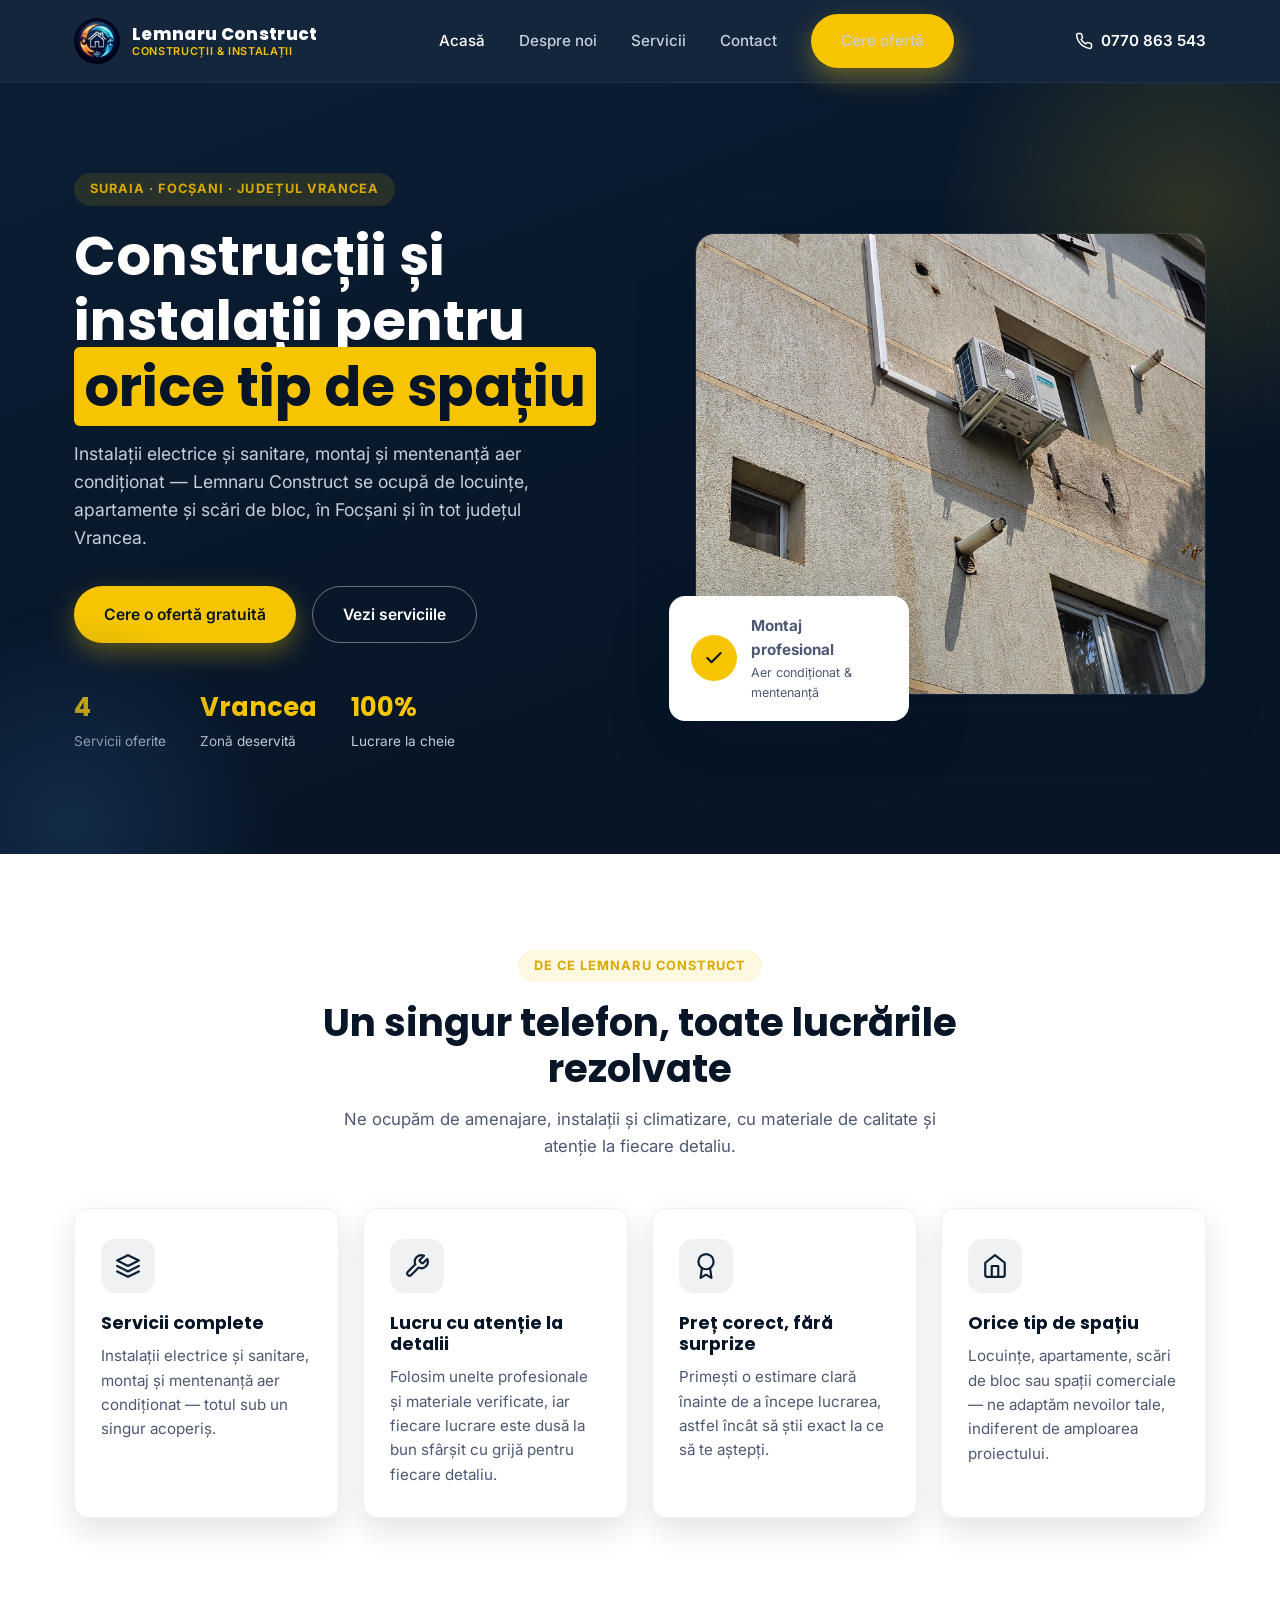
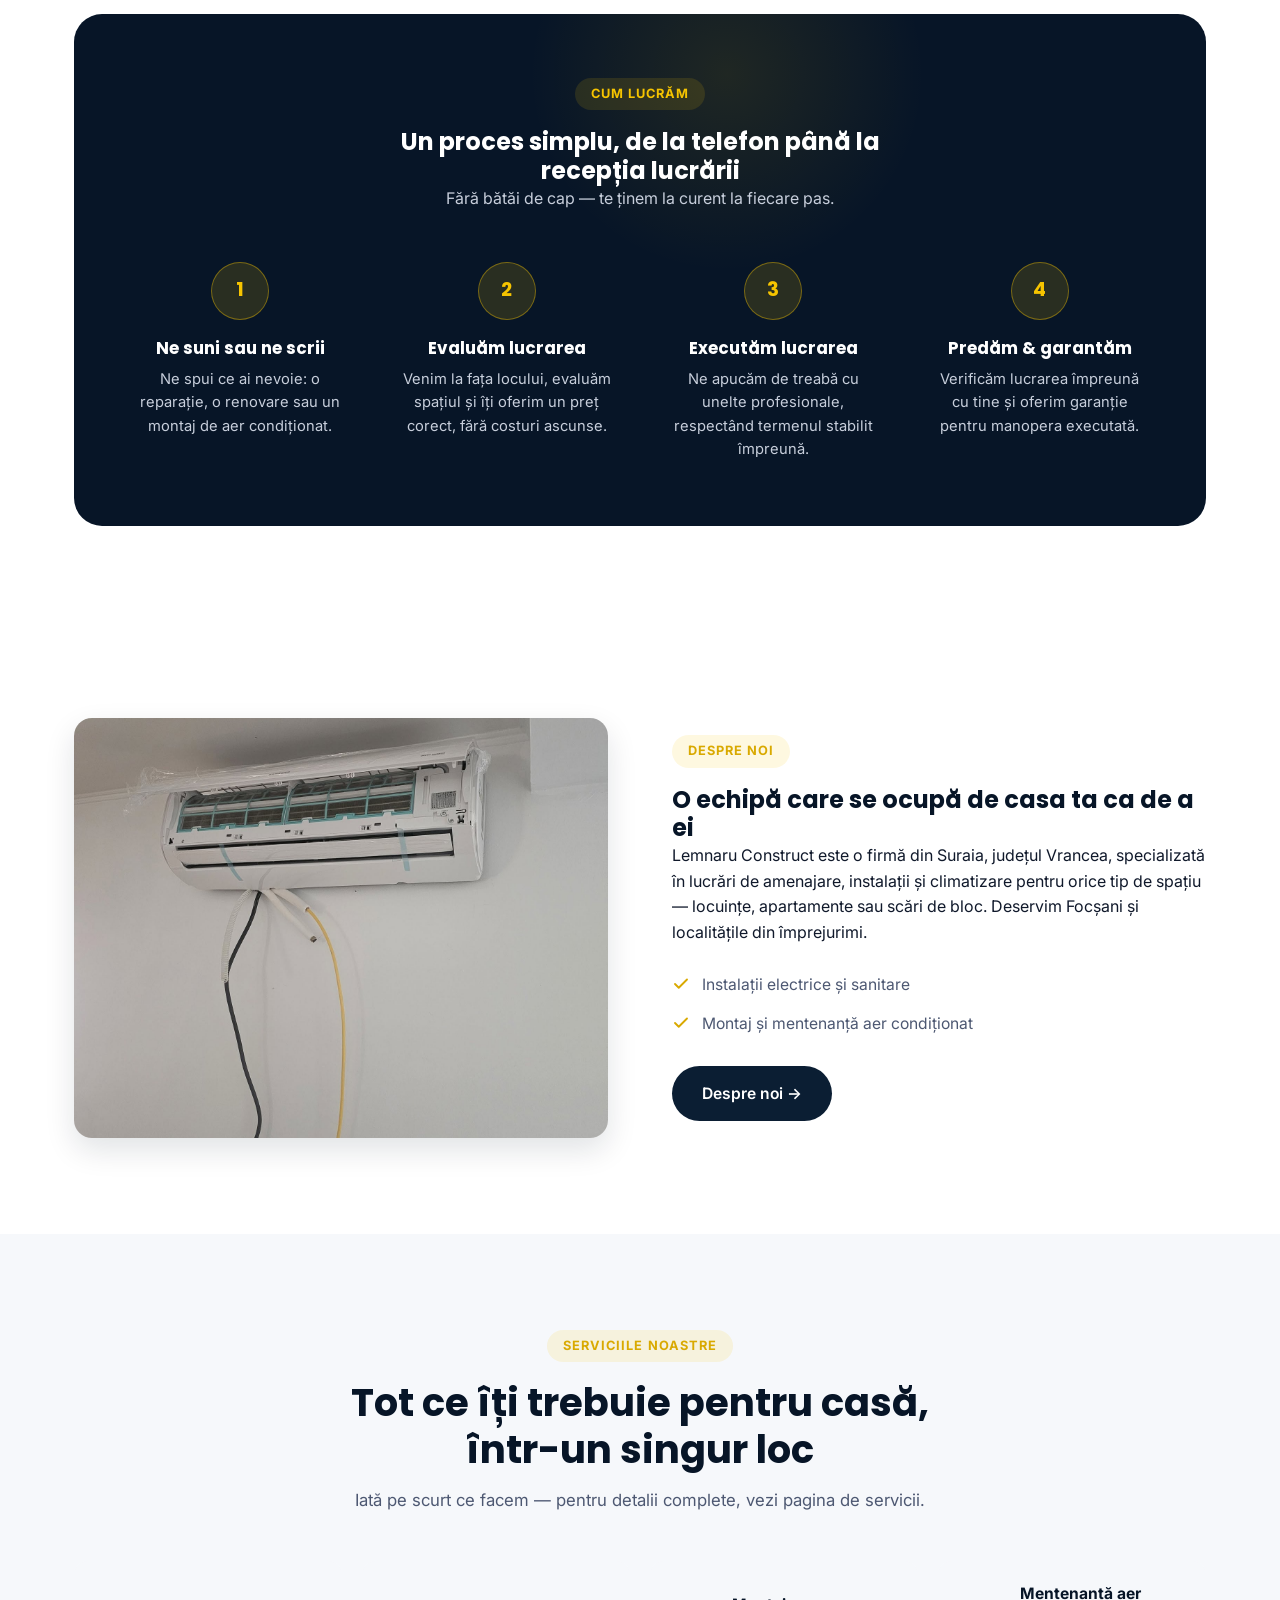
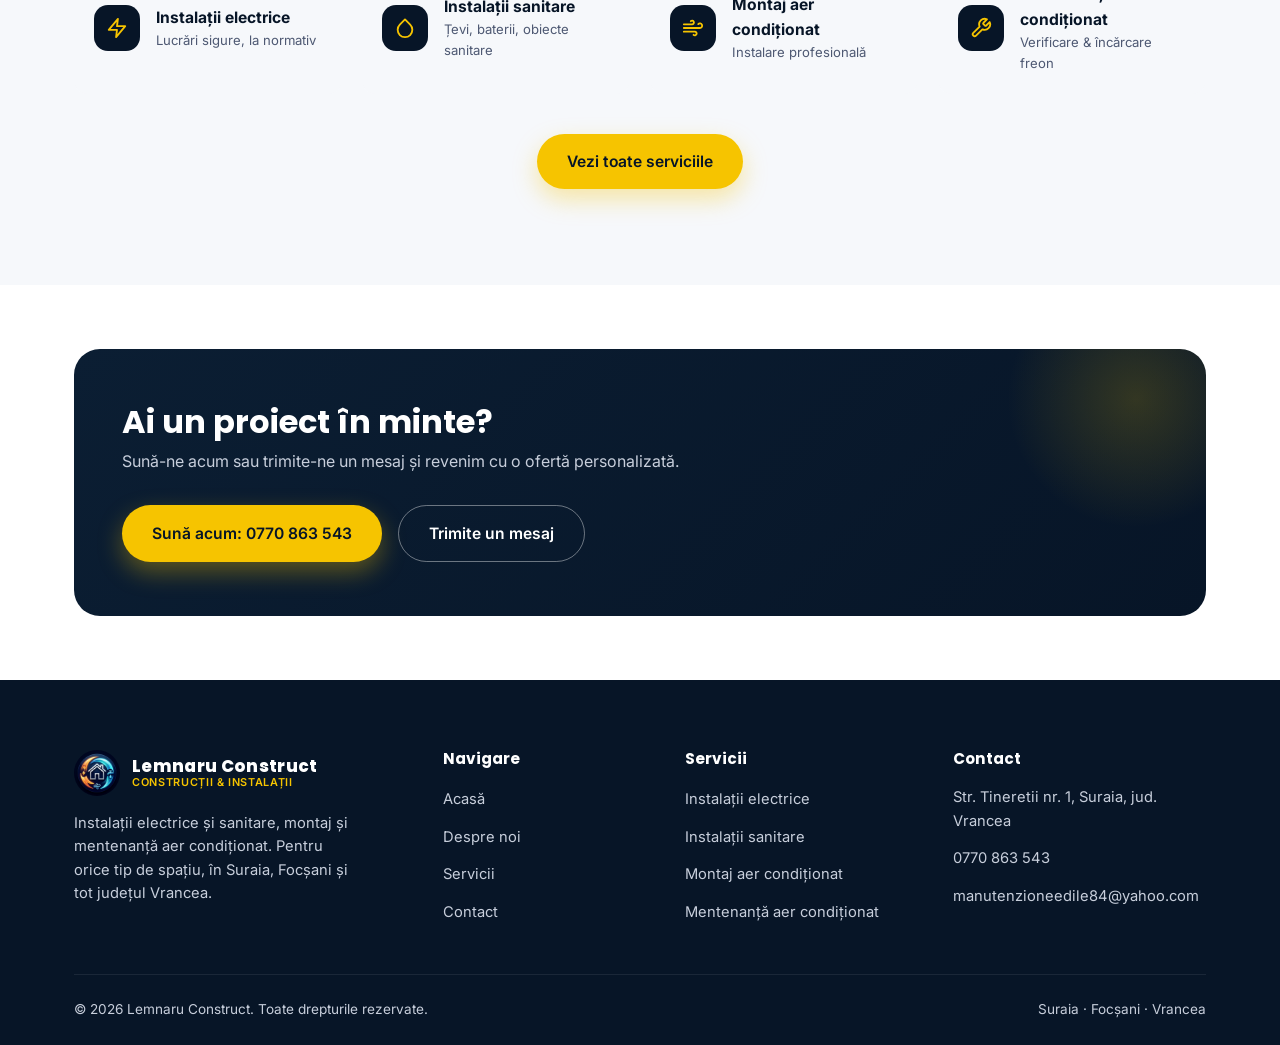
<file: index.html>
<!doctype html>
<html lang="ro">
<head>
<meta charset="UTF-8">
<meta name="viewport" content="width=device-width, initial-scale=1.0">
<title>Lemnaru Construct | Construcții & Instalații, Suraia - Focșani, Vrancea</title>
<meta name="description" content="Lemnaru Construct - instalații electrice și sanitare, montaj și mentenanță aer condiționat. Suraia, Focșani, județul Vrancea.">
<link rel="icon" type="image/png" href="images/logo.png">
<link rel="preconnect" href="https://fonts.googleapis.com">
<link href="https://fonts.googleapis.com/css2?family=Poppins:wght@600;700;800&family=Inter:wght@400;500;600;700&display=swap" rel="stylesheet">
<link rel="stylesheet" href="css/style.css">
</head>
<body>

<header class="site-header">
  <div class="nav-wrap">
    <a href="index.html" class="brand">
      <img src="images/logo.png" alt="Logo Lemnaru Construct">
      <span class="brand-text">
        <strong>Lemnaru Construct</strong>
        <span>Construcții &amp; Instalații</span>
      </span>
    </a>
    <nav class="nav-links">
      <a href="index.html" class="active">Acasă</a>
      <a href="despre.html">Despre noi</a>
      <a href="servicii.html">Servicii</a>
      <a href="contact.html">Contact</a>
      <a href="contact.html" class="btn btn-gold">Cere ofertă</a>
    </nav>
    <div class="nav-actions">
      <a href="tel:0770863543" class="nav-phone">
        <svg width="18" height="18" viewBox="0 0 24 24" fill="none" stroke="currentColor" stroke-width="2" stroke-linecap="round" stroke-linejoin="round"><path d="M22 16.92v3a2 2 0 0 1-2.18 2 19.79 19.79 0 0 1-8.63-3.07 19.5 19.5 0 0 1-6-6 19.79 19.79 0 0 1-3.07-8.67A2 2 0 0 1 4.11 2h3a2 2 0 0 1 2 1.72c.127.96.361 1.9.7 2.81a2 2 0 0 1-.45 2.11L8.09 9.91a16 16 0 0 0 6 6l1.27-1.27a2 2 0 0 1 2.11-.45c.91.339 1.85.573 2.81.7A2 2 0 0 1 22 16.92z"/></svg>
        0770 863 543
      </a>
      <button class="nav-toggle" aria-label="Deschide meniul" aria-expanded="false">
        <svg width="24" height="24" viewBox="0 0 24 24" fill="none" stroke="currentColor" stroke-width="2" stroke-linecap="round" stroke-linejoin="round"><line x1="3" y1="6" x2="21" y2="6"/><line x1="3" y1="12" x2="21" y2="12"/><line x1="3" y1="18" x2="21" y2="18"/></svg>
      </button>
    </div>
  </div>
</header>

<main>

  <!-- HERO -->
  <section class="hero">
    <div class="container hero-grid">
      <div class="hero-copy">
        <span class="eyebrow">Suraia &middot; Focșani &middot; Județul Vrancea</span>
        <h1>Construcții și instalații pentru <span class="highlight">orice tip de spațiu</span></h1>
        <p>Instalații electrice și sanitare, montaj și mentenanță aer condiționat — Lemnaru Construct se ocupă de locuințe, apartamente și scări de bloc, în Focșani și în tot județul Vrancea.</p>
        <div class="hero-actions">
          <a href="contact.html" class="btn btn-gold">Cere o ofertă gratuită</a>
          <a href="servicii.html" class="btn btn-outline">Vezi serviciile</a>
        </div>
        <div class="hero-stats">
          <div><strong>4</strong><span>Servicii oferite</span></div>
          <div><strong>Vrancea</strong><span>Zonă deservită</span></div>
          <div><strong>100%</strong><span>Lucrare la cheie</span></div>
        </div>
      </div>
      <div class="hero-visual">
        <div class="frame">
          <img src="images/lucrare-1.jpg" alt="Montaj aer condiționat realizat de Lemnaru Construct">
        </div>
        <div class="hero-badge">
          <span class="ring">
            <svg width="20" height="20" viewBox="0 0 24 24" fill="none" stroke="currentColor" stroke-width="2.5" stroke-linecap="round" stroke-linejoin="round"><polyline points="20 6 9 17 4 12"/></svg>
          </span>
          <span>
            <strong>Montaj profesional</strong>
            <span>Aer condiționat &amp; mentenanță</span>
          </span>
        </div>
      </div>
    </div>
  </section>

  <!-- WHY CHOOSE US -->
  <section class="section">
    <div class="container">
      <div class="section-head center">
        <span class="eyebrow">De ce Lemnaru Construct</span>
        <h2>Un singur telefon, toate lucrările rezolvate</h2>
        <p>Ne ocupăm de amenajare, instalații și climatizare, cu materiale de calitate și atenție la fiecare detaliu.</p>
      </div>
      <div class="features-grid">
        <div class="feature-card">
          <span class="icon-circle">
            <svg width="26" height="26" viewBox="0 0 24 24" fill="none" stroke="currentColor" stroke-width="2" stroke-linecap="round" stroke-linejoin="round"><polygon points="12 2 2 7 12 12 22 7 12 2"/><polyline points="2 17 12 22 22 17"/><polyline points="2 12 12 17 22 12"/></svg>
          </span>
          <h3>Servicii complete</h3>
          <p>Instalații electrice și sanitare, montaj și mentenanță aer condiționat — totul sub un singur acoperiș.</p>
        </div>
        <div class="feature-card">
          <span class="icon-circle">
            <svg width="26" height="26" viewBox="0 0 24 24" fill="none" stroke="currentColor" stroke-width="2" stroke-linecap="round" stroke-linejoin="round"><path d="M14.7 6.3a1 1 0 0 0 0 1.4l1.6 1.6a1 1 0 0 0 1.4 0l3.77-3.77a6 6 0 0 1-7.94 7.94l-6.91 6.91a2.12 2.12 0 0 1-3-3l6.91-6.91a6 6 0 0 1 7.94-7.94l-3.76 3.76z"/></svg>
          </span>
          <h3>Lucru cu atenție la detalii</h3>
          <p>Folosim unelte profesionale și materiale verificate, iar fiecare lucrare este dusă la bun sfârșit cu grijă pentru fiecare detaliu.</p>
        </div>
        <div class="feature-card">
          <span class="icon-circle">
            <svg width="26" height="26" viewBox="0 0 24 24" fill="none" stroke="currentColor" stroke-width="2" stroke-linecap="round" stroke-linejoin="round"><circle cx="12" cy="8" r="7"/><polyline points="8.21 13.89 7 23 12 20 17 23 15.79 13.88"/></svg>
          </span>
          <h3>Preț corect, fără surprize</h3>
          <p>Primești o estimare clară înainte de a începe lucrarea, astfel încât să știi exact la ce să te aștepți.</p>
        </div>
        <div class="feature-card">
          <span class="icon-circle">
            <svg width="26" height="26" viewBox="0 0 24 24" fill="none" stroke="currentColor" stroke-width="2" stroke-linecap="round" stroke-linejoin="round"><path d="M3 9l9-7 9 7v11a2 2 0 0 1-2 2H5a2 2 0 0 1-2-2z"/><polyline points="9 22 9 12 15 12 15 22"/></svg>
          </span>
          <h3>Orice tip de spațiu</h3>
          <p>Locuințe, apartamente, scări de bloc sau spații comerciale — ne adaptăm nevoilor tale, indiferent de amploarea proiectului.</p>
        </div>
      </div>
    </div>
  </section>

  <!-- HOW WE WORK -->
  <section class="section" style="padding-top:0;">
    <div class="container">
      <div class="process-wrap">
        <div class="process-head">
          <span class="eyebrow" style="color:var(--gold); background:rgba(246,196,0,.12);">Cum lucrăm</span>
          <h2>Un proces simplu, de la telefon până la recepția lucrării</h2>
          <p>Fără bătăi de cap — te ținem la curent la fiecare pas.</p>
        </div>
        <div class="process-grid">
          <div class="process-step">
            <div class="process-num">1</div>
            <h3>Ne suni sau ne scrii</h3>
            <p>Ne spui ce ai nevoie: o reparație, o renovare sau un montaj de aer condiționat.</p>
          </div>
          <div class="process-step">
            <div class="process-num">2</div>
            <h3>Evaluăm lucrarea</h3>
            <p>Venim la fața locului, evaluăm spațiul și îți oferim un preț corect, fără costuri ascunse.</p>
          </div>
          <div class="process-step">
            <div class="process-num">3</div>
            <h3>Executăm lucrarea</h3>
            <p>Ne apucăm de treabă cu unelte profesionale, respectând termenul stabilit împreună.</p>
          </div>
          <div class="process-step">
            <div class="process-num">4</div>
            <h3>Predăm &amp; garantăm</h3>
            <p>Verificăm lucrarea împreună cu tine și oferim garanție pentru manopera executată.</p>
          </div>
        </div>
      </div>
    </div>
  </section>

  <!-- ABOUT PREVIEW -->
  <section class="section">
    <div class="container split">
      <div class="split-media">
        <div class="frame">
          <img src="images/lucrare-4.jpg" alt="Echipa Lemnaru Construct la lucru">
        </div>
      </div>
      <div class="split-copy">
        <span class="eyebrow">Despre noi</span>
        <h2>O echipă care se ocupă de casa ta ca de a ei</h2>
        <p>Lemnaru Construct este o firmă din Suraia, județul Vrancea, specializată în lucrări de amenajare, instalații și climatizare pentru orice tip de spațiu — locuințe, apartamente sau scări de bloc. Deservim Focșani și localitățile din împrejurimi.</p>
        <ul class="split-list">
          <li>
            <svg width="18" height="18" viewBox="0 0 24 24" fill="none" stroke="currentColor" stroke-width="2.5" stroke-linecap="round" stroke-linejoin="round"><polyline points="20 6 9 17 4 12"/></svg>
            Instalații electrice și sanitare
          </li>
          <li>
            <svg width="18" height="18" viewBox="0 0 24 24" fill="none" stroke="currentColor" stroke-width="2.5" stroke-linecap="round" stroke-linejoin="round"><polyline points="20 6 9 17 4 12"/></svg>
            Montaj și mentenanță aer condiționat
          </li>
        </ul>
        <div style="margin-top:30px;">
          <a href="despre.html" class="btn btn-navy">Despre noi &rarr;</a>
        </div>
      </div>
    </div>
  </section>

  <!-- SERVICES PREVIEW -->
  <section class="section" style="background:var(--off-white);">
    <div class="container">
      <div class="section-head center">
        <span class="eyebrow">Serviciile noastre</span>
        <h2>Tot ce îți trebuie pentru casă, într-un singur loc</h2>
        <p>Iată pe scurt ce facem — pentru detalii complete, vezi pagina de servicii.</p>
      </div>
      <div class="services-preview-grid">
        <a href="servicii.html" class="service-mini">
          <span class="icon-circle"><svg width="22" height="22" viewBox="0 0 24 24" fill="none" stroke="currentColor" stroke-width="2" stroke-linecap="round" stroke-linejoin="round"><polygon points="13 2 3 14 12 14 11 22 21 10 12 10 13 2"/></svg></span>
          <span><strong>Instalații electrice</strong><span>Lucrări sigure, la normativ</span></span>
        </a>
        <a href="servicii.html" class="service-mini">
          <span class="icon-circle"><svg width="22" height="22" viewBox="0 0 24 24" fill="none" stroke="currentColor" stroke-width="2" stroke-linecap="round" stroke-linejoin="round"><path d="M12 2.69l5.66 5.66a8 8 0 1 1-11.31 0z"/></svg></span>
          <span><strong>Instalații sanitare</strong><span>Țevi, baterii, obiecte sanitare</span></span>
        </a>
        <a href="servicii.html" class="service-mini">
          <span class="icon-circle"><svg width="22" height="22" viewBox="0 0 24 24" fill="none" stroke="currentColor" stroke-width="2" stroke-linecap="round" stroke-linejoin="round"><path d="M9.59 4.59A2 2 0 1 1 11 8H2m10.59 11.41A2 2 0 1 0 14 16H2m15.73-8.27A2.5 2.5 0 1 1 19.5 12H2"/></svg></span>
          <span><strong>Montaj aer condiționat</strong><span>Instalare profesională</span></span>
        </a>
        <a href="servicii.html" class="service-mini">
          <span class="icon-circle"><svg width="22" height="22" viewBox="0 0 24 24" fill="none" stroke="currentColor" stroke-width="2" stroke-linecap="round" stroke-linejoin="round"><path d="M14.7 6.3a1 1 0 0 0 0 1.4l1.6 1.6a1 1 0 0 0 1.4 0l3.77-3.77a6 6 0 0 1-7.94 7.94l-6.91 6.91a2.12 2.12 0 0 1-3-3l6.91-6.91a6 6 0 0 1 7.94-7.94l-3.76 3.76z"/></svg></span>
          <span><strong>Mentenanță aer condiționat</strong><span>Verificare &amp; încărcare freon</span></span>
        </a>
      </div>
      <div style="text-align:center; margin-top:40px;">
        <a href="servicii.html" class="btn btn-gold">Vezi toate serviciile</a>
      </div>
    </div>
  </section>

  <!-- CTA -->
  <section class="section-tight">
    <div class="container">
      <div class="cta-band">
        <div>
          <h2>Ai un proiect în minte?</h2>
          <p>Sună-ne acum sau trimite-ne un mesaj și revenim cu o ofertă personalizată.</p>
        </div>
        <div class="cta-actions">
          <a href="tel:0770863543" class="btn btn-gold">Sună acum: 0770 863 543</a>
          <a href="contact.html" class="btn btn-outline">Trimite un mesaj</a>
        </div>
      </div>
    </div>
  </section>

</main>

<footer class="site-footer">
  <div class="container">
    <div class="footer-grid">
      <div class="footer-brand">
        <a href="index.html" class="brand">
          <img src="images/logo.png" alt="Logo Lemnaru Construct">
          <span class="brand-text">
            <strong>Lemnaru Construct</strong>
            <span>Construcții &amp; Instalații</span>
          </span>
        </a>
        <p>Instalații electrice și sanitare, montaj și mentenanță aer condiționat. Pentru orice tip de spațiu, în Suraia, Focșani și tot județul Vrancea.</p>
      </div>
      <div class="footer-col">
        <h4>Navigare</h4>
        <ul>
          <li><a href="index.html">Acasă</a></li>
          <li><a href="despre.html">Despre noi</a></li>
          <li><a href="servicii.html">Servicii</a></li>
          <li><a href="contact.html">Contact</a></li>
        </ul>
      </div>
      <div class="footer-col">
        <h4>Servicii</h4>
        <ul>
          <li><a href="servicii.html">Instalații electrice</a></li>
          <li><a href="servicii.html">Instalații sanitare</a></li>
          <li><a href="servicii.html">Montaj aer condiționat</a></li>
          <li><a href="servicii.html">Mentenanță aer condiționat</a></li>
        </ul>
      </div>
      <div class="footer-col">
        <h4>Contact</h4>
        <div class="contact-row">
          <span>Str. Tineretii nr. 1, Suraia, jud. Vrancea</span>
        </div>
        <div class="contact-row">
          <a href="tel:0770863543">0770 863 543</a>
        </div>
        <div class="contact-row">
          <a href="mailto:manutenzioneedile84@yahoo.com">manutenzioneedile84@yahoo.com</a>
        </div>
      </div>
    </div>
    <div class="footer-bottom">
      <span>&copy; 2026 Lemnaru Construct. Toate drepturile rezervate.</span>
      <span>Suraia &middot; Focșani &middot; Vrancea</span>
    </div>
  </div>
</footer>

<script src="js/script.js"></script>
</body>
</html>
</file>
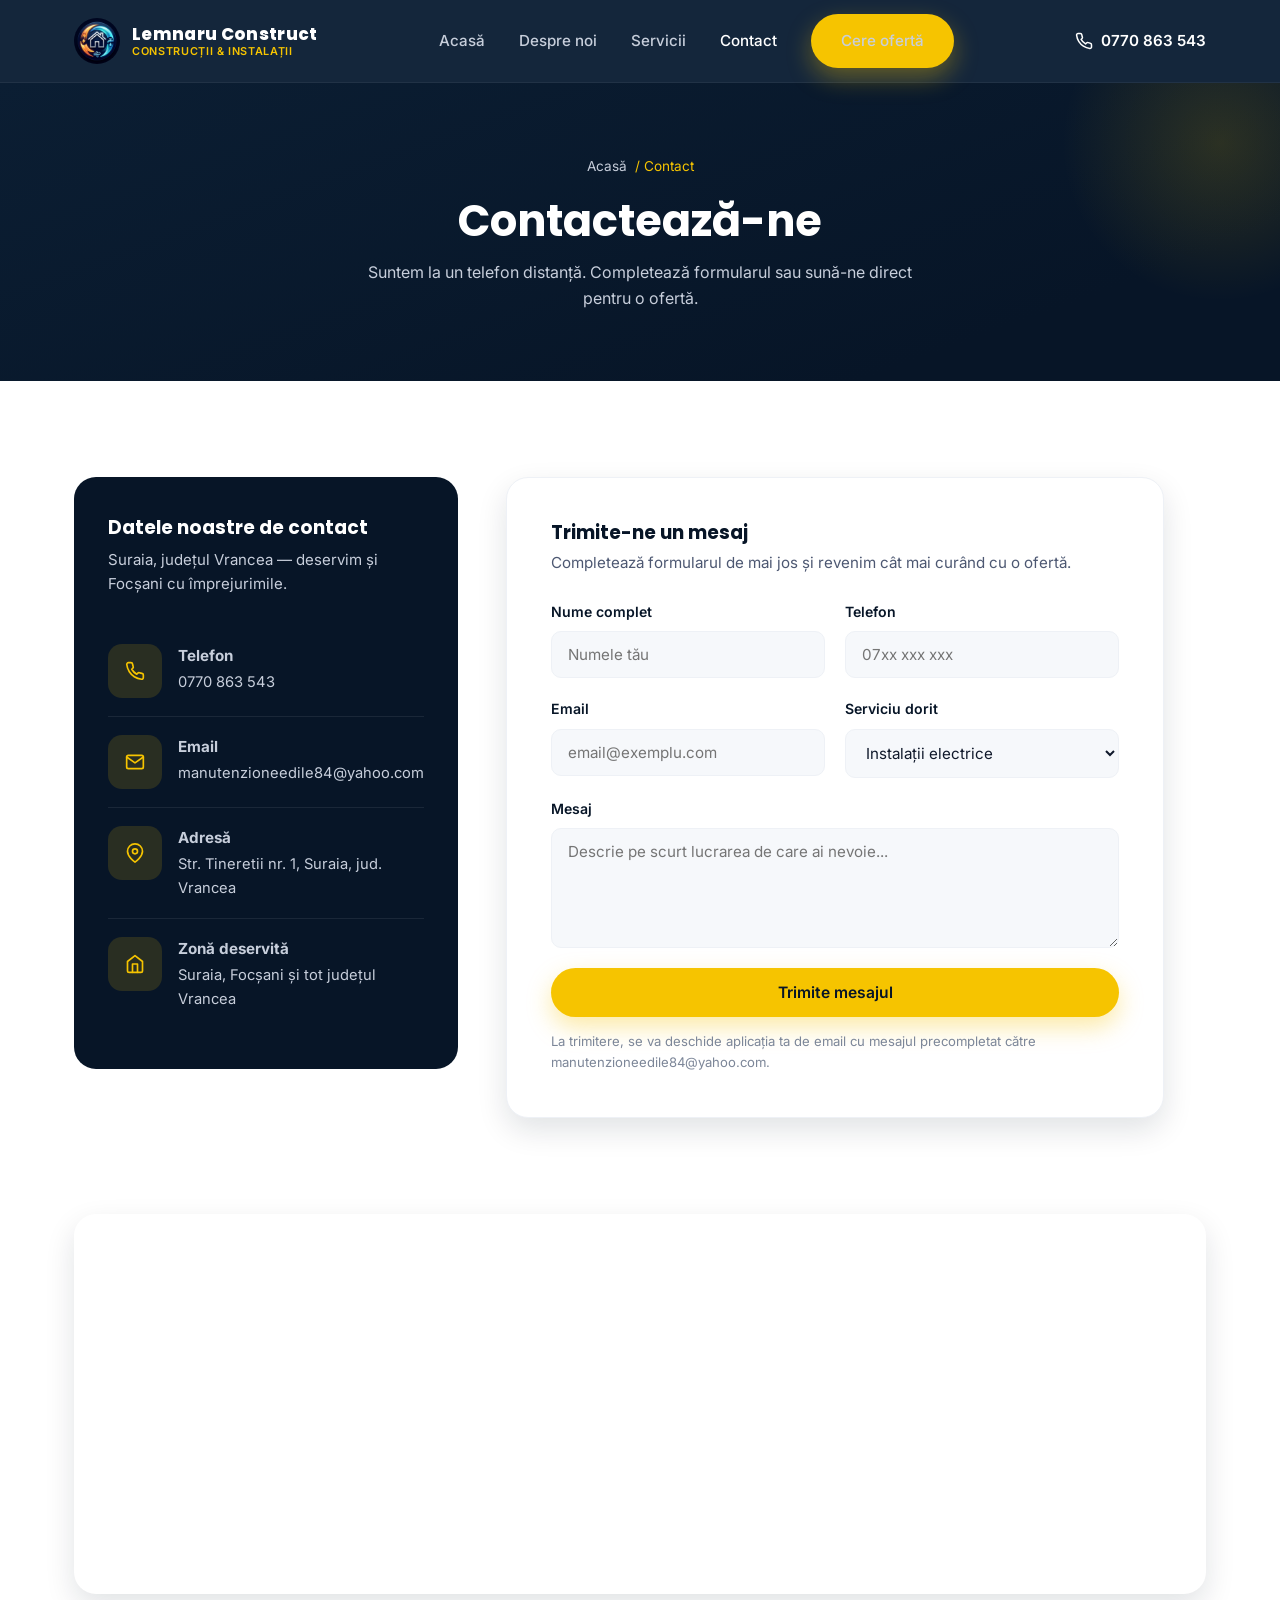
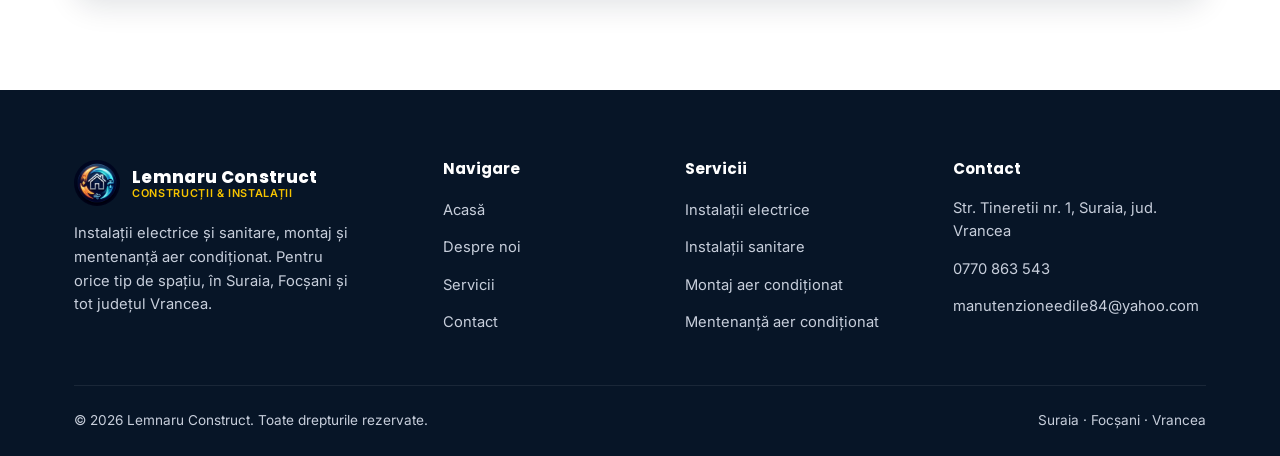
<file: contact.html>
<!doctype html>
<html lang="ro">
<head>
<meta charset="UTF-8">
<meta name="viewport" content="width=device-width, initial-scale=1.0">
<title>Contact | Lemnaru Construct</title>
<meta name="description" content="Contactează Lemnaru Construct - Str. Tineretii nr. 1, Suraia, jud. Vrancea. Telefon 0770 863 543.">
<link rel="icon" type="image/png" href="images/logo.png">
<link rel="preconnect" href="https://fonts.googleapis.com">
<link href="https://fonts.googleapis.com/css2?family=Poppins:wght@600;700;800&family=Inter:wght@400;500;600;700&display=swap" rel="stylesheet">
<link rel="stylesheet" href="css/style.css">
</head>
<body>

<header class="site-header">
  <div class="nav-wrap">
    <a href="index.html" class="brand">
      <img src="images/logo.png" alt="Logo Lemnaru Construct">
      <span class="brand-text">
        <strong>Lemnaru Construct</strong>
        <span>Construcții &amp; Instalații</span>
      </span>
    </a>
    <nav class="nav-links">
      <a href="index.html">Acasă</a>
      <a href="despre.html">Despre noi</a>
      <a href="servicii.html">Servicii</a>
      <a href="contact.html" class="active">Contact</a>
      <a href="contact.html" class="btn btn-gold">Cere ofertă</a>
    </nav>
    <div class="nav-actions">
      <a href="tel:0770863543" class="nav-phone">
        <svg width="18" height="18" viewBox="0 0 24 24" fill="none" stroke="currentColor" stroke-width="2" stroke-linecap="round" stroke-linejoin="round"><path d="M22 16.92v3a2 2 0 0 1-2.18 2 19.79 19.79 0 0 1-8.63-3.07 19.5 19.5 0 0 1-6-6 19.79 19.79 0 0 1-3.07-8.67A2 2 0 0 1 4.11 2h3a2 2 0 0 1 2 1.72c.127.96.361 1.9.7 2.81a2 2 0 0 1-.45 2.11L8.09 9.91a16 16 0 0 0 6 6l1.27-1.27a2 2 0 0 1 2.11-.45c.91.339 1.85.573 2.81.7A2 2 0 0 1 22 16.92z"/></svg>
        0770 863 543
      </a>
      <button class="nav-toggle" aria-label="Deschide meniul" aria-expanded="false">
        <svg width="24" height="24" viewBox="0 0 24 24" fill="none" stroke="currentColor" stroke-width="2" stroke-linecap="round" stroke-linejoin="round"><line x1="3" y1="6" x2="21" y2="6"/><line x1="3" y1="12" x2="21" y2="12"/><line x1="3" y1="18" x2="21" y2="18"/></svg>
      </button>
    </div>
  </div>
</header>

<main>

  <section class="page-hero">
    <div class="container">
      <div class="breadcrumb"><a href="index.html">Acasă</a> <span>/ Contact</span></div>
      <h1>Contactează-ne</h1>
      <p>Suntem la un telefon distanță. Completează formularul sau sună-ne direct pentru o ofertă.</p>
    </div>
  </section>

  <section class="section">
    <div class="container contact-grid">

      <div class="contact-info-card">
        <h3>Datele noastre de contact</h3>
        <p>Suraia, județul Vrancea &mdash; deservim și Focșani cu împrejurimile.</p>

        <div class="contact-row">
          <span class="icon-circle">
            <svg width="20" height="20" viewBox="0 0 24 24" fill="none" stroke="currentColor" stroke-width="2" stroke-linecap="round" stroke-linejoin="round"><path d="M22 16.92v3a2 2 0 0 1-2.18 2 19.79 19.79 0 0 1-8.63-3.07 19.5 19.5 0 0 1-6-6 19.79 19.79 0 0 1-3.07-8.67A2 2 0 0 1 4.11 2h3a2 2 0 0 1 2 1.72c.127.96.361 1.9.7 2.81a2 2 0 0 1-.45 2.11L8.09 9.91a16 16 0 0 0 6 6l1.27-1.27a2 2 0 0 1 2.11-.45c.91.339 1.85.573 2.81.7A2 2 0 0 1 22 16.92z"/></svg>
          </span>
          <span>
            <strong>Telefon</strong>
            <a href="tel:0770863543">0770 863 543</a>
          </span>
        </div>

        <div class="contact-row">
          <span class="icon-circle">
            <svg width="20" height="20" viewBox="0 0 24 24" fill="none" stroke="currentColor" stroke-width="2" stroke-linecap="round" stroke-linejoin="round"><rect x="2" y="4" width="20" height="16" rx="2"/><path d="m22 6-10 7L2 6"/></svg>
          </span>
          <span>
            <strong>Email</strong>
            <a href="mailto:manutenzioneedile84@yahoo.com">manutenzioneedile84@yahoo.com</a>
          </span>
        </div>

        <div class="contact-row">
          <span class="icon-circle">
            <svg width="20" height="20" viewBox="0 0 24 24" fill="none" stroke="currentColor" stroke-width="2" stroke-linecap="round" stroke-linejoin="round"><path d="M21 10c0 7-9 13-9 13s-9-6-9-13a9 9 0 0 1 18 0z"/><circle cx="12" cy="10" r="3"/></svg>
          </span>
          <span>
            <strong>Adresă</strong>
            <span>Str. Tineretii nr. 1, Suraia, jud. Vrancea</span>
          </span>
        </div>

        <div class="contact-row">
          <span class="icon-circle">
            <svg width="20" height="20" viewBox="0 0 24 24" fill="none" stroke="currentColor" stroke-width="2" stroke-linecap="round" stroke-linejoin="round"><path d="M3 9l9-7 9 7v11a2 2 0 0 1-2 2H5a2 2 0 0 1-2-2z"/><polyline points="9 22 9 12 15 12 15 22"/></svg>
          </span>
          <span>
            <strong>Zonă deservită</strong>
            <span>Suraia, Focșani și tot județul Vrancea</span>
          </span>
        </div>
      </div>

      <div class="contact-form-card">
        <h3 style="margin-bottom:6px;">Trimite-ne un mesaj</h3>
        <p style="color:var(--text-muted); margin-bottom:26px; font-size:0.95rem;">Completează formularul de mai jos și revenim cât mai curând cu o ofertă.</p>
        <form class="contact-form">
          <div class="form-grid">
            <div class="form-field">
              <label for="name">Nume complet</label>
              <input type="text" id="name" name="name" placeholder="Numele tău" required>
            </div>
            <div class="form-field">
              <label for="phone">Telefon</label>
              <input type="tel" id="phone" name="phone" placeholder="07xx xxx xxx" required>
            </div>
            <div class="form-field">
              <label for="email">Email</label>
              <input type="email" id="email" name="email" placeholder="email@exemplu.com">
            </div>
            <div class="form-field">
              <label for="service">Serviciu dorit</label>
              <select id="service" name="service">
                <option value="Instalații electrice">Instalații electrice</option>
                <option value="Instalații sanitare">Instalații sanitare</option>
                <option value="Montaj aer condiționat">Montaj aer condiționat</option>
                <option value="Mentenanță aer condiționat">Mentenanță aer condiționat</option>
                <option value="Altceva">Altceva</option>
              </select>
            </div>
            <div class="form-field full">
              <label for="message">Mesaj</label>
              <textarea id="message" name="message" placeholder="Descrie pe scurt lucrarea de care ai nevoie..."></textarea>
            </div>
          </div>
          <button type="submit" class="btn btn-gold btn-block">Trimite mesajul</button>
          <p class="form-note">La trimitere, se va deschide aplicația ta de email cu mesajul precompletat către manutenzioneedile84@yahoo.com.</p>
        </form>
      </div>

    </div>
  </section>

  <section class="section" style="padding-top:0;">
    <div class="container">
      <div class="coverage-map" style="height:380px; border-radius:22px;">
        <iframe src="https://www.google.com/maps?q=Strada%20Tineretii%201%2C%20Suraia%2C%20Vrancea&output=embed" loading="lazy" referrerpolicy="no-referrer-when-downgrade" title="Locație Lemnaru Construct pe hartă"></iframe>
      </div>
    </div>
  </section>

</main>

<footer class="site-footer">
  <div class="container">
    <div class="footer-grid">
      <div class="footer-brand">
        <a href="index.html" class="brand">
          <img src="images/logo.png" alt="Logo Lemnaru Construct">
          <span class="brand-text">
            <strong>Lemnaru Construct</strong>
            <span>Construcții &amp; Instalații</span>
          </span>
        </a>
        <p>Instalații electrice și sanitare, montaj și mentenanță aer condiționat. Pentru orice tip de spațiu, în Suraia, Focșani și tot județul Vrancea.</p>
      </div>
      <div class="footer-col">
        <h4>Navigare</h4>
        <ul>
          <li><a href="index.html">Acasă</a></li>
          <li><a href="despre.html">Despre noi</a></li>
          <li><a href="servicii.html">Servicii</a></li>
          <li><a href="contact.html">Contact</a></li>
        </ul>
      </div>
      <div class="footer-col">
        <h4>Servicii</h4>
        <ul>
          <li><a href="servicii.html">Instalații electrice</a></li>
          <li><a href="servicii.html">Instalații sanitare</a></li>
          <li><a href="servicii.html">Montaj aer condiționat</a></li>
          <li><a href="servicii.html">Mentenanță aer condiționat</a></li>
        </ul>
      </div>
      <div class="footer-col">
        <h4>Contact</h4>
        <div class="contact-row">
          <span>Str. Tineretii nr. 1, Suraia, jud. Vrancea</span>
        </div>
        <div class="contact-row">
          <a href="tel:0770863543">0770 863 543</a>
        </div>
        <div class="contact-row">
          <a href="mailto:manutenzioneedile84@yahoo.com">manutenzioneedile84@yahoo.com</a>
        </div>
      </div>
    </div>
    <div class="footer-bottom">
      <span>&copy; 2026 Lemnaru Construct. Toate drepturile rezervate.</span>
      <span>Suraia &middot; Focșani &middot; Vrancea</span>
    </div>
  </div>
</footer>

<script src="js/script.js"></script>
</body>
</html>
</file>
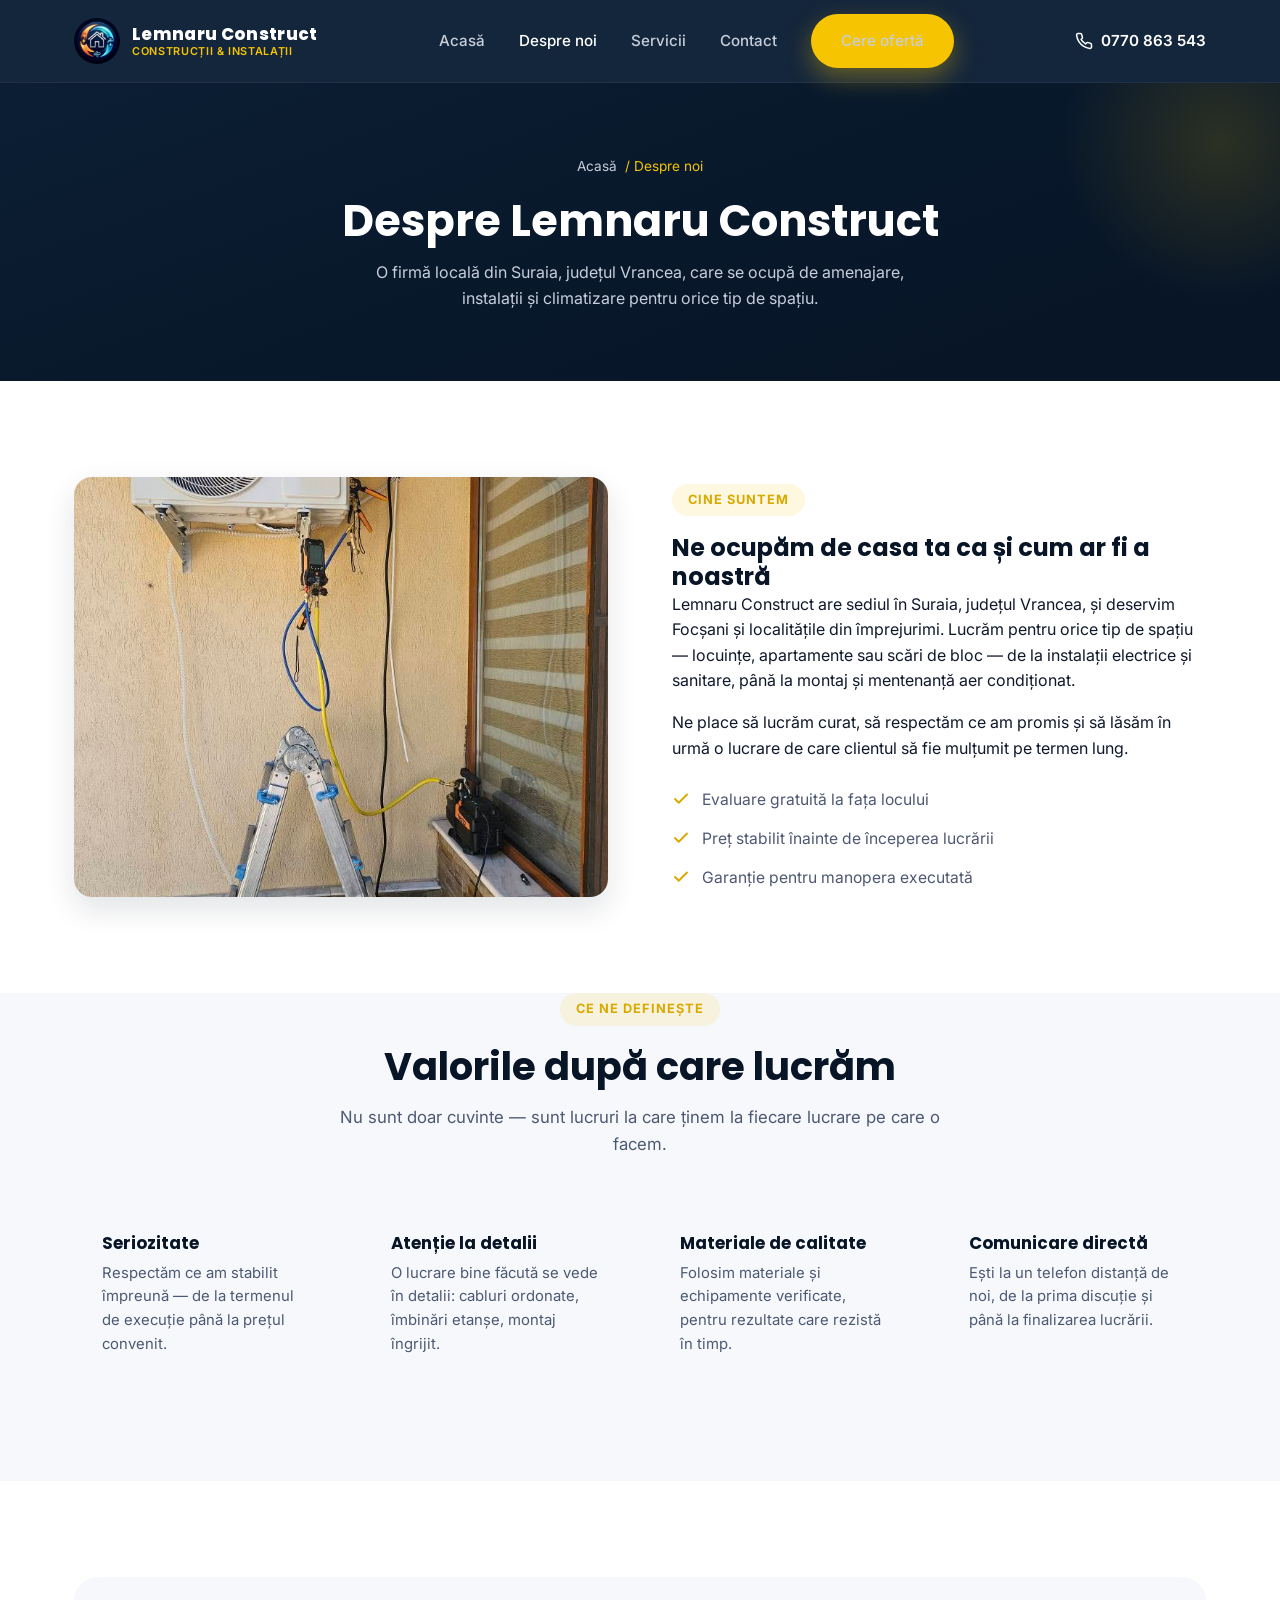
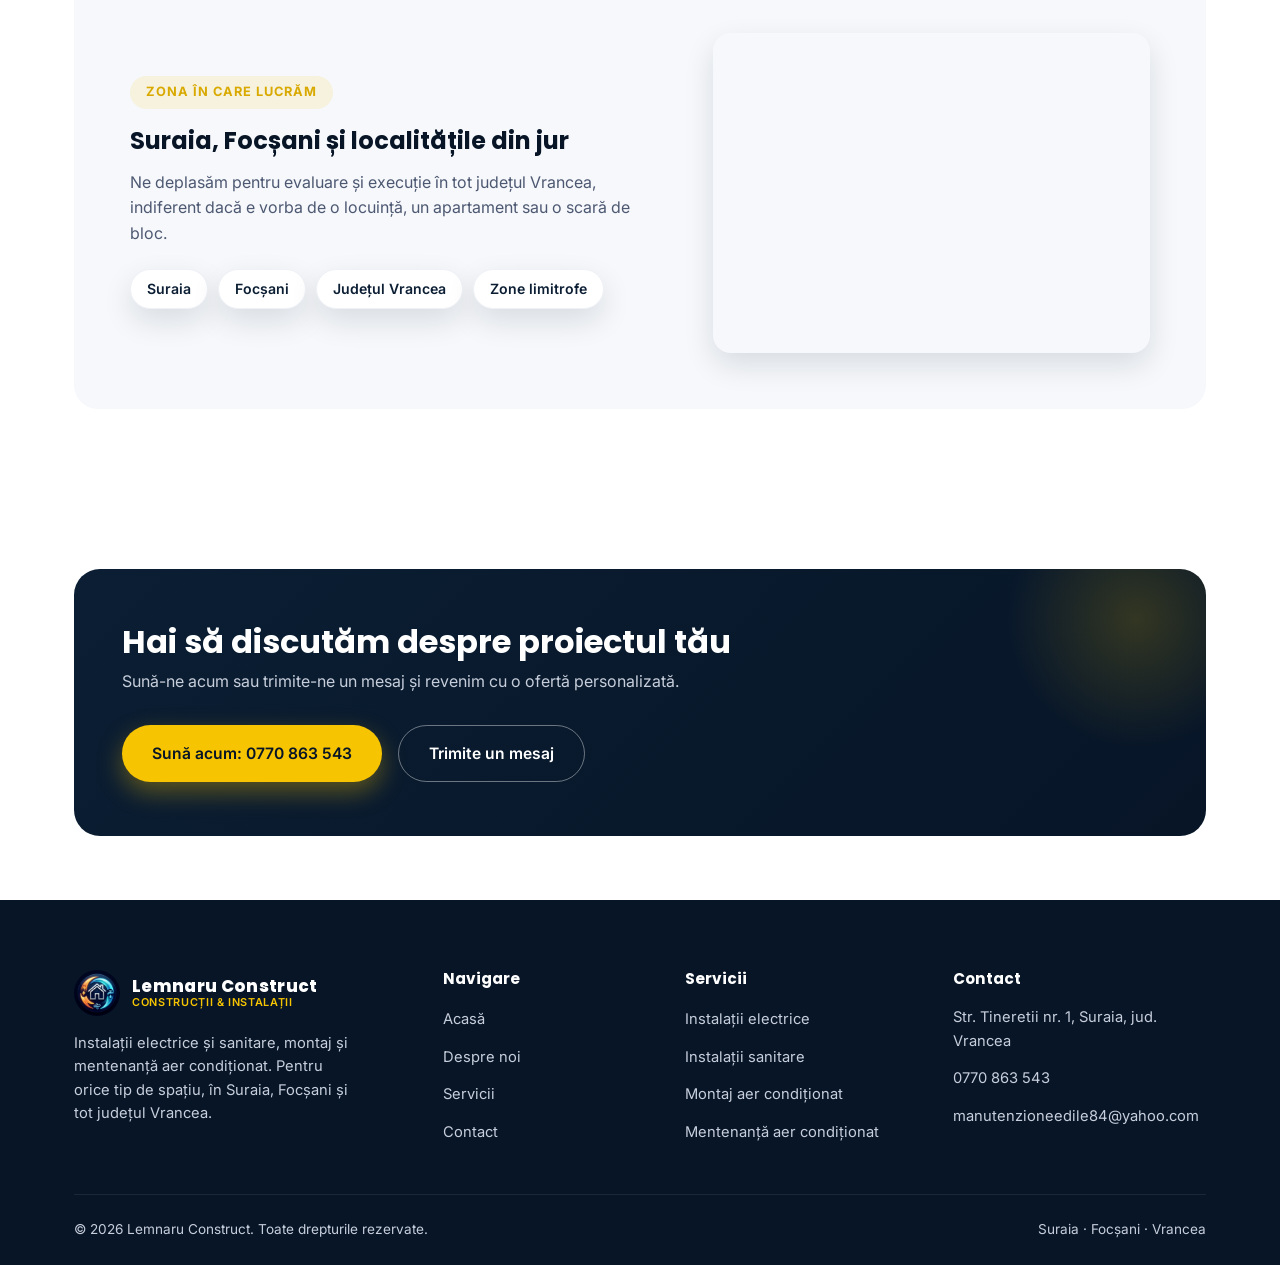
<file: despre.html>
<!doctype html>
<html lang="ro">
<head>
<meta charset="UTF-8">
<meta name="viewport" content="width=device-width, initial-scale=1.0">
<title>Despre noi | Lemnaru Construct</title>
<meta name="description" content="Lemnaru Construct - firmă de construcții și instalații din Suraia, județul Vrancea. Aflați cine suntem și ce ne definește.">
<link rel="icon" type="image/png" href="images/logo.png">
<link rel="preconnect" href="https://fonts.googleapis.com">
<link href="https://fonts.googleapis.com/css2?family=Poppins:wght@600;700;800&family=Inter:wght@400;500;600;700&display=swap" rel="stylesheet">
<link rel="stylesheet" href="css/style.css">
</head>
<body>

<header class="site-header">
  <div class="nav-wrap">
    <a href="index.html" class="brand">
      <img src="images/logo.png" alt="Logo Lemnaru Construct">
      <span class="brand-text">
        <strong>Lemnaru Construct</strong>
        <span>Construcții &amp; Instalații</span>
      </span>
    </a>
    <nav class="nav-links">
      <a href="index.html">Acasă</a>
      <a href="despre.html" class="active">Despre noi</a>
      <a href="servicii.html">Servicii</a>
      <a href="contact.html">Contact</a>
      <a href="contact.html" class="btn btn-gold">Cere ofertă</a>
    </nav>
    <div class="nav-actions">
      <a href="tel:0770863543" class="nav-phone">
        <svg width="18" height="18" viewBox="0 0 24 24" fill="none" stroke="currentColor" stroke-width="2" stroke-linecap="round" stroke-linejoin="round"><path d="M22 16.92v3a2 2 0 0 1-2.18 2 19.79 19.79 0 0 1-8.63-3.07 19.5 19.5 0 0 1-6-6 19.79 19.79 0 0 1-3.07-8.67A2 2 0 0 1 4.11 2h3a2 2 0 0 1 2 1.72c.127.96.361 1.9.7 2.81a2 2 0 0 1-.45 2.11L8.09 9.91a16 16 0 0 0 6 6l1.27-1.27a2 2 0 0 1 2.11-.45c.91.339 1.85.573 2.81.7A2 2 0 0 1 22 16.92z"/></svg>
        0770 863 543
      </a>
      <button class="nav-toggle" aria-label="Deschide meniul" aria-expanded="false">
        <svg width="24" height="24" viewBox="0 0 24 24" fill="none" stroke="currentColor" stroke-width="2" stroke-linecap="round" stroke-linejoin="round"><line x1="3" y1="6" x2="21" y2="6"/><line x1="3" y1="12" x2="21" y2="12"/><line x1="3" y1="18" x2="21" y2="18"/></svg>
      </button>
    </div>
  </div>
</header>

<main>

  <section class="page-hero">
    <div class="container">
      <div class="breadcrumb"><a href="index.html">Acasă</a> <span>/ Despre noi</span></div>
      <h1>Despre Lemnaru Construct</h1>
      <p>O firmă locală din Suraia, județul Vrancea, care se ocupă de amenajare, instalații și climatizare pentru orice tip de spațiu.</p>
    </div>
  </section>

  <section class="section">
    <div class="container split">
      <div class="split-media">
        <div class="frame">
          <img src="images/lucrare-3.jpg" alt="Lucrare de montaj aparat de aer condiționat">
        </div>
      </div>
      <div class="split-copy">
        <span class="eyebrow">Cine suntem</span>
        <h2>Ne ocupăm de casa ta ca și cum ar fi a noastră</h2>
        <p>Lemnaru Construct are sediul în Suraia, județul Vrancea, și deservim Focșani și localitățile din împrejurimi. Lucrăm pentru orice tip de spațiu — locuințe, apartamente sau scări de bloc — de la instalații electrice și sanitare, până la montaj și mentenanță aer condiționat.</p>
        <p style="margin-top:16px;">Ne place să lucrăm curat, să respectăm ce am promis și să lăsăm în urmă o lucrare de care clientul să fie mulțumit pe termen lung.</p>
        <ul class="split-list">
          <li>
            <svg width="18" height="18" viewBox="0 0 24 24" fill="none" stroke="currentColor" stroke-width="2.5" stroke-linecap="round" stroke-linejoin="round"><polyline points="20 6 9 17 4 12"/></svg>
            Evaluare gratuită la fața locului
          </li>
          <li>
            <svg width="18" height="18" viewBox="0 0 24 24" fill="none" stroke="currentColor" stroke-width="2.5" stroke-linecap="round" stroke-linejoin="round"><polyline points="20 6 9 17 4 12"/></svg>
            Preț stabilit înainte de începerea lucrării
          </li>
          <li>
            <svg width="18" height="18" viewBox="0 0 24 24" fill="none" stroke="currentColor" stroke-width="2.5" stroke-linecap="round" stroke-linejoin="round"><polyline points="20 6 9 17 4 12"/></svg>
            Garanție pentru manopera executată
          </li>
        </ul>
      </div>
    </div>
  </section>

  <section class="section" style="background:var(--off-white); padding-top:0;">
    <div class="container">
      <div class="section-head center">
        <span class="eyebrow">Ce ne definește</span>
        <h2>Valorile după care lucrăm</h2>
        <p>Nu sunt doar cuvinte — sunt lucruri la care ținem la fiecare lucrare pe care o facem.</p>
      </div>
      <div class="values-grid">
        <div class="value-card">
          <h3>Seriozitate</h3>
          <p>Respectăm ce am stabilit împreună — de la termenul de execuție până la prețul convenit.</p>
        </div>
        <div class="value-card">
          <h3>Atenție la detalii</h3>
          <p>O lucrare bine făcută se vede în detalii: cabluri ordonate, îmbinări etanșe, montaj îngrijit.</p>
        </div>
        <div class="value-card">
          <h3>Materiale de calitate</h3>
          <p>Folosim materiale și echipamente verificate, pentru rezultate care rezistă în timp.</p>
        </div>
        <div class="value-card">
          <h3>Comunicare directă</h3>
          <p>Ești la un telefon distanță de noi, de la prima discuție și până la finalizarea lucrării.</p>
        </div>
      </div>
    </div>
  </section>

  <section class="section">
    <div class="container">
      <div class="coverage">
        <div>
          <span class="eyebrow">Zona în care lucrăm</span>
          <h2>Suraia, Focșani și localitățile din jur</h2>
          <p style="color:var(--text-muted); margin-top:14px;">Ne deplasăm pentru evaluare și execuție în tot județul Vrancea, indiferent dacă e vorba de o locuință, un apartament sau o scară de bloc.</p>
          <div class="coverage-tags">
            <span>Suraia</span>
            <span>Focșani</span>
            <span>Județul Vrancea</span>
            <span>Zone limitrofe</span>
          </div>
        </div>
        <div class="coverage-map">
          <iframe src="https://www.google.com/maps?q=Strada%20Tineretii%201%2C%20Suraia%2C%20Vrancea&output=embed" loading="lazy" referrerpolicy="no-referrer-when-downgrade" title="Locație Lemnaru Construct pe hartă"></iframe>
        </div>
      </div>
    </div>
  </section>

  <section class="section-tight">
    <div class="container">
      <div class="cta-band">
        <div>
          <h2>Hai să discutăm despre proiectul tău</h2>
          <p>Sună-ne acum sau trimite-ne un mesaj și revenim cu o ofertă personalizată.</p>
        </div>
        <div class="cta-actions">
          <a href="tel:0770863543" class="btn btn-gold">Sună acum: 0770 863 543</a>
          <a href="contact.html" class="btn btn-outline">Trimite un mesaj</a>
        </div>
      </div>
    </div>
  </section>

</main>

<footer class="site-footer">
  <div class="container">
    <div class="footer-grid">
      <div class="footer-brand">
        <a href="index.html" class="brand">
          <img src="images/logo.png" alt="Logo Lemnaru Construct">
          <span class="brand-text">
            <strong>Lemnaru Construct</strong>
            <span>Construcții &amp; Instalații</span>
          </span>
        </a>
        <p>Instalații electrice și sanitare, montaj și mentenanță aer condiționat. Pentru orice tip de spațiu, în Suraia, Focșani și tot județul Vrancea.</p>
      </div>
      <div class="footer-col">
        <h4>Navigare</h4>
        <ul>
          <li><a href="index.html">Acasă</a></li>
          <li><a href="despre.html">Despre noi</a></li>
          <li><a href="servicii.html">Servicii</a></li>
          <li><a href="contact.html">Contact</a></li>
        </ul>
      </div>
      <div class="footer-col">
        <h4>Servicii</h4>
        <ul>
          <li><a href="servicii.html">Instalații electrice</a></li>
          <li><a href="servicii.html">Instalații sanitare</a></li>
          <li><a href="servicii.html">Montaj aer condiționat</a></li>
          <li><a href="servicii.html">Mentenanță aer condiționat</a></li>
        </ul>
      </div>
      <div class="footer-col">
        <h4>Contact</h4>
        <div class="contact-row">
          <span>Str. Tineretii nr. 1, Suraia, jud. Vrancea</span>
        </div>
        <div class="contact-row">
          <a href="tel:0770863543">0770 863 543</a>
        </div>
        <div class="contact-row">
          <a href="mailto:manutenzioneedile84@yahoo.com">manutenzioneedile84@yahoo.com</a>
        </div>
      </div>
    </div>
    <div class="footer-bottom">
      <span>&copy; 2026 Lemnaru Construct. Toate drepturile rezervate.</span>
      <span>Suraia &middot; Focșani &middot; Vrancea</span>
    </div>
  </div>
</footer>

<script src="js/script.js"></script>
</body>
</html>
</file>
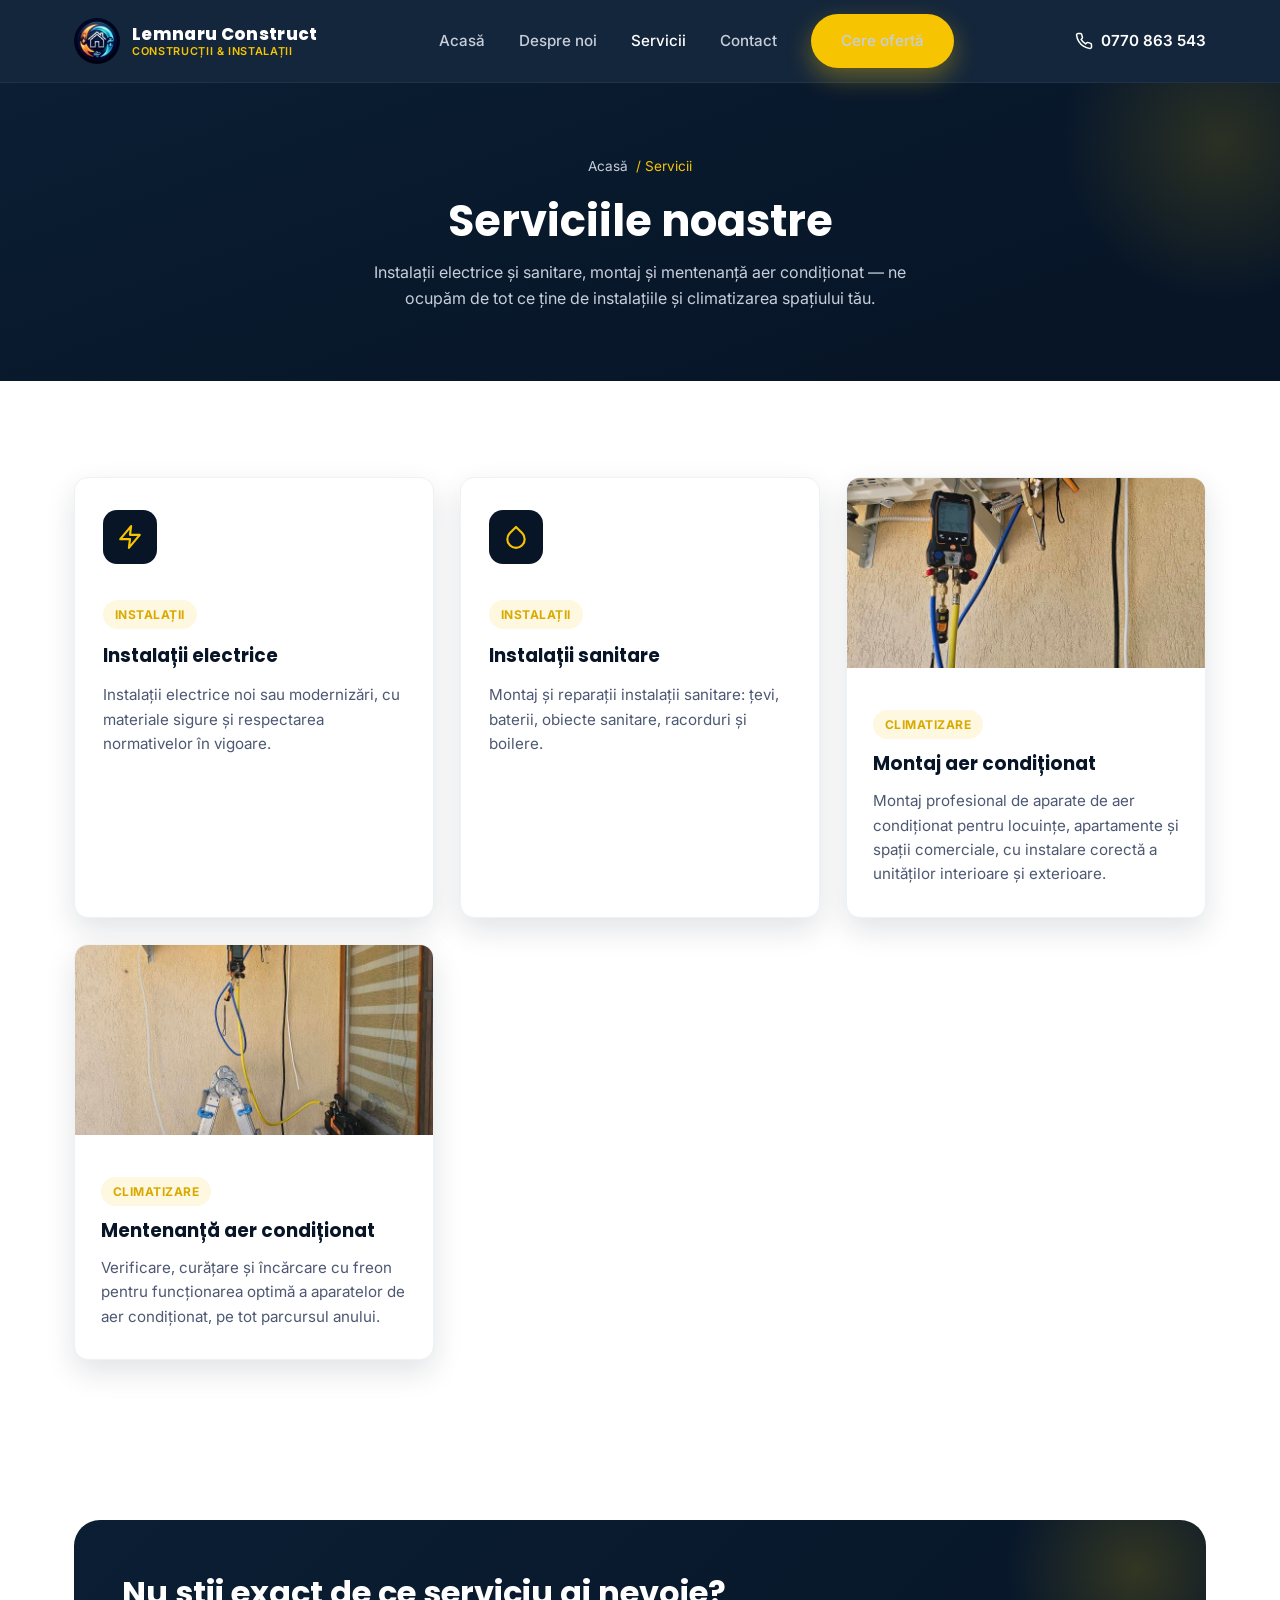
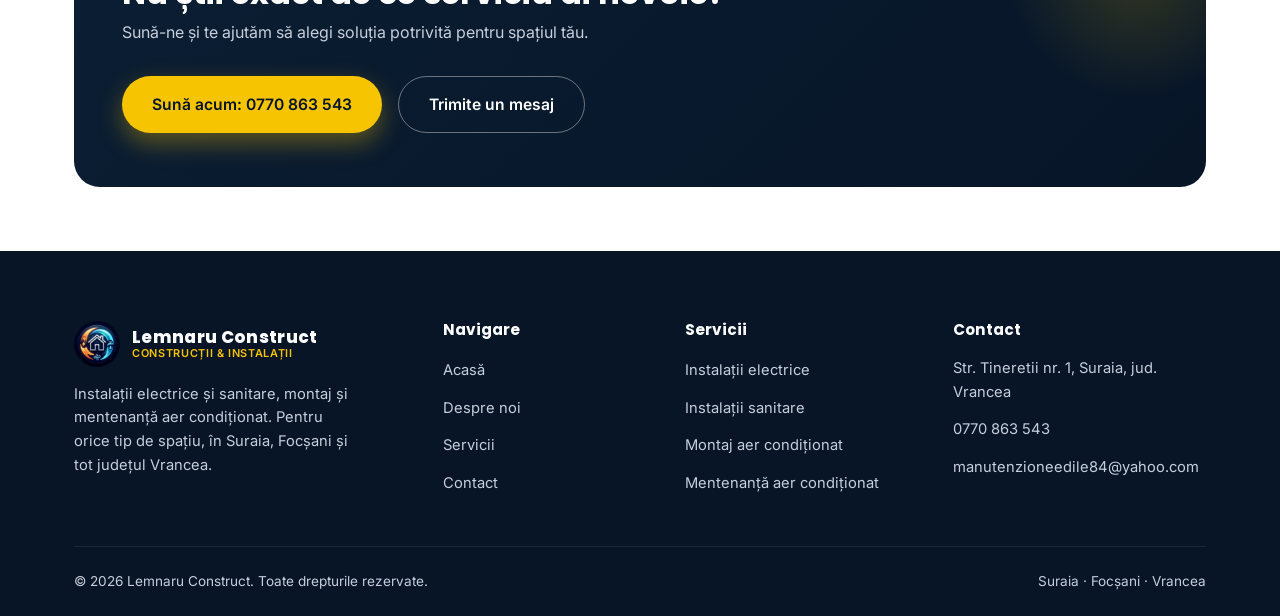
<file: servicii.html>
<!doctype html>
<html lang="ro">
<head>
<meta charset="UTF-8">
<meta name="viewport" content="width=device-width, initial-scale=1.0">
<title>Servicii | Lemnaru Construct</title>
<meta name="description" content="Instalații electrice și sanitare, montaj și mentenanță aer condiționat - Lemnaru Construct, Suraia, județul Vrancea.">
<link rel="icon" type="image/png" href="images/logo.png">
<link rel="preconnect" href="https://fonts.googleapis.com">
<link href="https://fonts.googleapis.com/css2?family=Poppins:wght@600;700;800&family=Inter:wght@400;500;600;700&display=swap" rel="stylesheet">
<link rel="stylesheet" href="css/style.css">
</head>
<body>

<header class="site-header">
  <div class="nav-wrap">
    <a href="index.html" class="brand">
      <img src="images/logo.png" alt="Logo Lemnaru Construct">
      <span class="brand-text">
        <strong>Lemnaru Construct</strong>
        <span>Construcții &amp; Instalații</span>
      </span>
    </a>
    <nav class="nav-links">
      <a href="index.html">Acasă</a>
      <a href="despre.html">Despre noi</a>
      <a href="servicii.html" class="active">Servicii</a>
      <a href="contact.html">Contact</a>
      <a href="contact.html" class="btn btn-gold">Cere ofertă</a>
    </nav>
    <div class="nav-actions">
      <a href="tel:0770863543" class="nav-phone">
        <svg width="18" height="18" viewBox="0 0 24 24" fill="none" stroke="currentColor" stroke-width="2" stroke-linecap="round" stroke-linejoin="round"><path d="M22 16.92v3a2 2 0 0 1-2.18 2 19.79 19.79 0 0 1-8.63-3.07 19.5 19.5 0 0 1-6-6 19.79 19.79 0 0 1-3.07-8.67A2 2 0 0 1 4.11 2h3a2 2 0 0 1 2 1.72c.127.96.361 1.9.7 2.81a2 2 0 0 1-.45 2.11L8.09 9.91a16 16 0 0 0 6 6l1.27-1.27a2 2 0 0 1 2.11-.45c.91.339 1.85.573 2.81.7A2 2 0 0 1 22 16.92z"/></svg>
        0770 863 543
      </a>
      <button class="nav-toggle" aria-label="Deschide meniul" aria-expanded="false">
        <svg width="24" height="24" viewBox="0 0 24 24" fill="none" stroke="currentColor" stroke-width="2" stroke-linecap="round" stroke-linejoin="round"><line x1="3" y1="6" x2="21" y2="6"/><line x1="3" y1="12" x2="21" y2="12"/><line x1="3" y1="18" x2="21" y2="18"/></svg>
      </button>
    </div>
  </div>
</header>

<main>

  <section class="page-hero">
    <div class="container">
      <div class="breadcrumb"><a href="index.html">Acasă</a> <span>/ Servicii</span></div>
      <h1>Serviciile noastre</h1>
      <p>Instalații electrice și sanitare, montaj și mentenanță aer condiționat — ne ocupăm de tot ce ține de instalațiile și climatizarea spațiului tău.</p>
    </div>
  </section>

  <section class="section">
    <div class="container">
      <div class="services-grid">

        <div class="service-card">
          <span class="icon-circle">
            <svg width="26" height="26" viewBox="0 0 24 24" fill="none" stroke="currentColor" stroke-width="2" stroke-linecap="round" stroke-linejoin="round"><polygon points="13 2 3 14 12 14 11 22 21 10 12 10 13 2"/></svg>
          </span>
          <span class="tag">Instalații</span>
          <h3>Instalații electrice</h3>
          <p>Instalații electrice noi sau modernizări, cu materiale sigure și respectarea normativelor în vigoare.</p>
        </div>

        <div class="service-card">
          <span class="icon-circle">
            <svg width="26" height="26" viewBox="0 0 24 24" fill="none" stroke="currentColor" stroke-width="2" stroke-linecap="round" stroke-linejoin="round"><path d="M12 2.69l5.66 5.66a8 8 0 1 1-11.31 0z"/></svg>
          </span>
          <span class="tag">Instalații</span>
          <h3>Instalații sanitare</h3>
          <p>Montaj și reparații instalații sanitare: țevi, baterii, obiecte sanitare, racorduri și boilere.</p>
        </div>

        <div class="service-card with-photo">
          <img src="images/lucrare-2.jpg" alt="Montaj unitate exterioară aer condiționat">
          <div class="service-body">
            <span class="tag">Climatizare</span>
            <h3>Montaj aer condiționat</h3>
            <p>Montaj profesional de aparate de aer condiționat pentru locuințe, apartamente și spații comerciale, cu instalare corectă a unităților interioare și exterioare.</p>
          </div>
        </div>

        <div class="service-card with-photo">
          <img src="images/lucrare-3.jpg" alt="Mentenanță aparat de aer condiționat montat pe hol">
          <div class="service-body">
            <span class="tag">Climatizare</span>
            <h3>Mentenanță aer condiționat</h3>
            <p>Verificare, curățare și încărcare cu freon pentru funcționarea optimă a aparatelor de aer condiționat, pe tot parcursul anului.</p>
          </div>
        </div>

      </div>
    </div>
  </section>

  <section class="section-tight">
    <div class="container">
      <div class="cta-band">
        <div>
          <h2>Nu știi exact de ce serviciu ai nevoie?</h2>
          <p>Sună-ne și te ajutăm să alegi soluția potrivită pentru spațiul tău.</p>
        </div>
        <div class="cta-actions">
          <a href="tel:0770863543" class="btn btn-gold">Sună acum: 0770 863 543</a>
          <a href="contact.html" class="btn btn-outline">Trimite un mesaj</a>
        </div>
      </div>
    </div>
  </section>

</main>

<footer class="site-footer">
  <div class="container">
    <div class="footer-grid">
      <div class="footer-brand">
        <a href="index.html" class="brand">
          <img src="images/logo.png" alt="Logo Lemnaru Construct">
          <span class="brand-text">
            <strong>Lemnaru Construct</strong>
            <span>Construcții &amp; Instalații</span>
          </span>
        </a>
        <p>Instalații electrice și sanitare, montaj și mentenanță aer condiționat. Pentru orice tip de spațiu, în Suraia, Focșani și tot județul Vrancea.</p>
      </div>
      <div class="footer-col">
        <h4>Navigare</h4>
        <ul>
          <li><a href="index.html">Acasă</a></li>
          <li><a href="despre.html">Despre noi</a></li>
          <li><a href="servicii.html">Servicii</a></li>
          <li><a href="contact.html">Contact</a></li>
        </ul>
      </div>
      <div class="footer-col">
        <h4>Servicii</h4>
        <ul>
          <li><a href="servicii.html">Instalații electrice</a></li>
          <li><a href="servicii.html">Instalații sanitare</a></li>
          <li><a href="servicii.html">Montaj aer condiționat</a></li>
          <li><a href="servicii.html">Mentenanță aer condiționat</a></li>
        </ul>
      </div>
      <div class="footer-col">
        <h4>Contact</h4>
        <div class="contact-row">
          <span>Str. Tineretii nr. 1, Suraia, jud. Vrancea</span>
        </div>
        <div class="contact-row">
          <a href="tel:0770863543">0770 863 543</a>
        </div>
        <div class="contact-row">
          <a href="mailto:manutenzioneedile84@yahoo.com">manutenzioneedile84@yahoo.com</a>
        </div>
      </div>
    </div>
    <div class="footer-bottom">
      <span>&copy; 2026 Lemnaru Construct. Toate drepturile rezervate.</span>
      <span>Suraia &middot; Focșani &middot; Vrancea</span>
    </div>
  </div>
</footer>

<script src="js/script.js"></script>
</body>
</html>
</file>
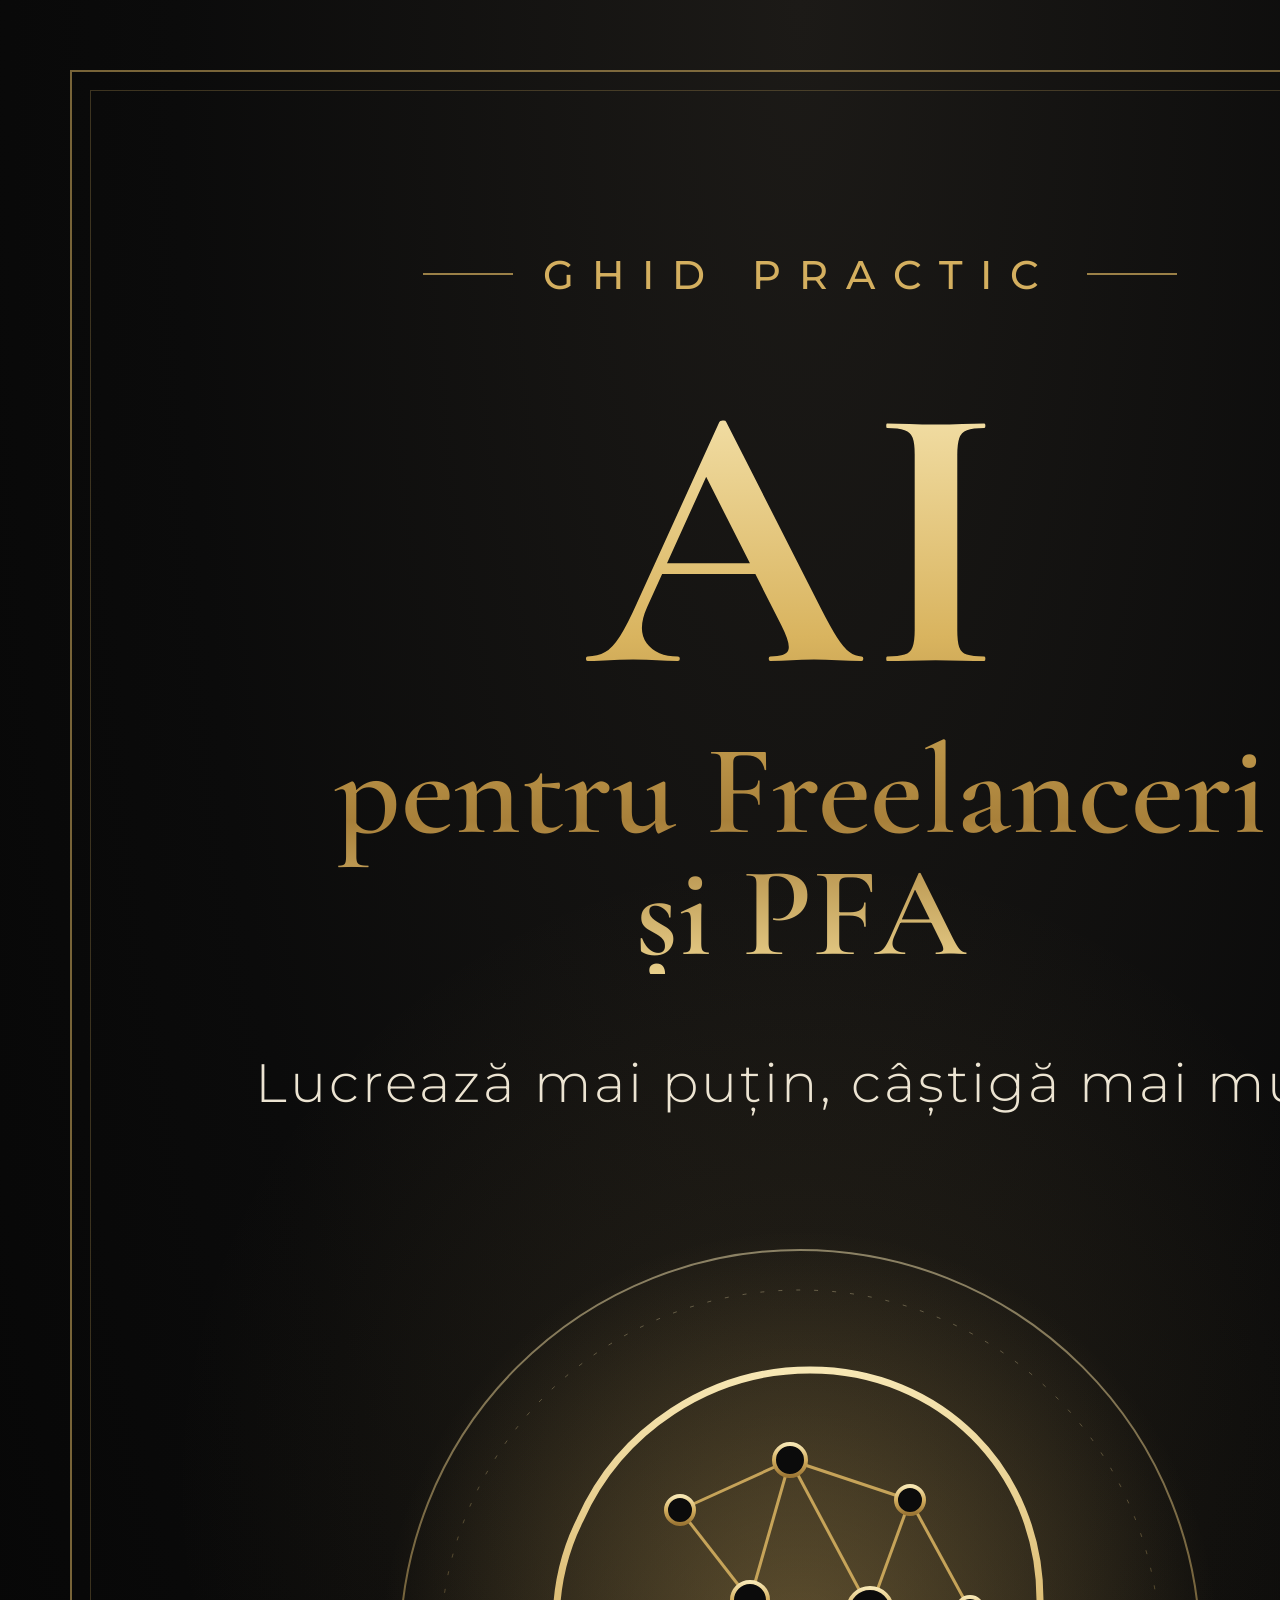
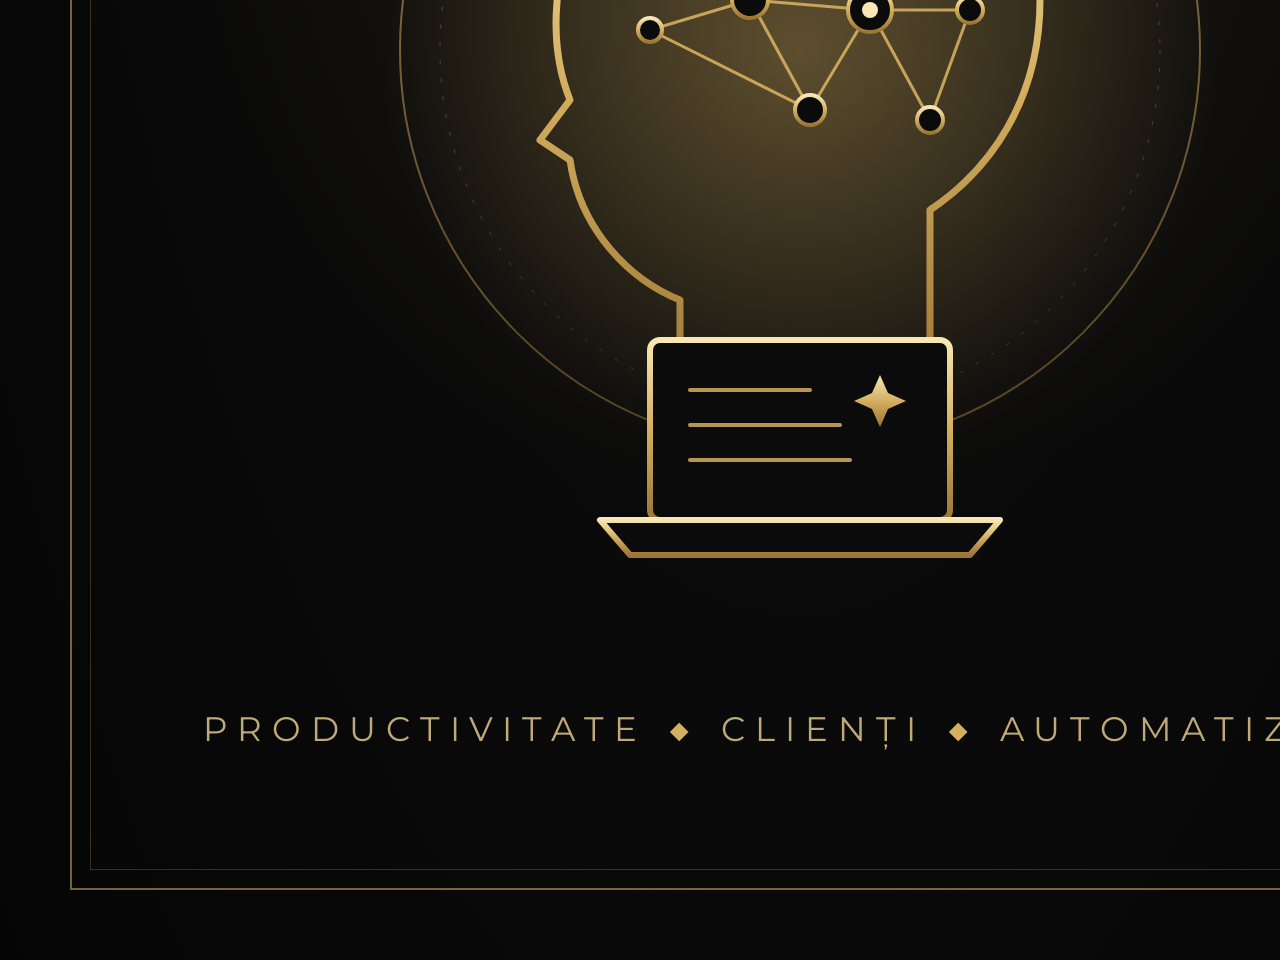
<file: coperta-ebook/coperta.html>
<!doctype html>
<html lang="ro">
<head>
<meta charset="utf-8">
<title>Copertă e-book</title>
<link href="https://fonts.googleapis.com/css2?family=Cormorant+Garamond:wght@500;600;700&family=Montserrat:wght@300;400;500&display=swap" rel="stylesheet">
<style>
  html, body { margin: 0; padding: 0; background: #0a0a0a; }
  .cover {
    width: 1600px; height: 2560px; position: relative; overflow: hidden;
    background:
      radial-gradient(ellipse 900px 900px at 50% 58%, rgba(212,175,95,.10), transparent 70%),
      radial-gradient(ellipse at 50% 0%, #1c1a17 0%, #0b0b0b 55%, #050505 100%);
    font-family: 'Montserrat', sans-serif; color: #f3ede0;
  }
  .frame { position: absolute; inset: 70px; border: 2px solid rgba(212,175,95,.55); }
  .frame::after { content: ""; position: absolute; inset: 18px; border: 1px solid rgba(212,175,95,.25); }
  .gold {
    background: linear-gradient(180deg, #f7e7b4 0%, #d9b45f 45%, #a8803a 75%, #e8cf8a 100%);
    -webkit-background-clip: text; background-clip: text; color: transparent;
  }
  .label {
    position: absolute; top: 250px; width: 100%; text-align: center;
    font-weight: 500; font-size: 40px; letter-spacing: 18px; color: #d4af5f;
  }
  .label span { display: inline-block; width: 90px; height: 2px; background: #d4af5f; vertical-align: middle; margin: 0 30px 8px; opacity: .7; }
  .title {
    position: absolute; top: 360px; width: 100%; text-align: center;
    font-family: 'Cormorant Garamond', serif; font-weight: 700; line-height: .95;
  }
  .title .ai { font-size: 380px; letter-spacing: 10px; display: block; }
  .title .rest { font-size: 128px; font-weight: 600; display: block; margin-top: 10px; }
  .subtitle {
    position: absolute; top: 1050px; width: 100%; text-align: center;
    font-weight: 300; font-size: 54px; letter-spacing: 3px; color: #ece4d2;
  }
  .art { position: absolute; top: 1180px; left: 50%; transform: translateX(-50%); }
  .footer {
    position: absolute; bottom: 210px; width: 100%; text-align: center;
    font-size: 34px; letter-spacing: 10px; color: #bfa978; font-weight: 400;
  }
  .footer .dot { color: #d4af5f; margin: 0 22px; }
</style>
</head>
<body>
<div class="cover">
  <div class="frame"></div>

  <div class="label"><span></span>GHID PRACTIC<span></span></div>

  <div class="title gold">
    <span class="ai">AI</span>
    <span class="rest">pentru Freelanceri<br>și PFA</span>
  </div>

  <div class="subtitle">Lucrează mai puțin, câștigă mai mult</div>

  <svg class="art" width="1100" height="1000" viewBox="0 0 1100 1000" xmlns="http://www.w3.org/2000/svg">
    <defs>
      <linearGradient id="g" x1="0" y1="0" x2="0" y2="1">
        <stop offset="0" stop-color="#f7e7b4"/><stop offset=".5" stop-color="#d4af5f"/><stop offset="1" stop-color="#9c7634"/>
      </linearGradient>
      <radialGradient id="glow" cx=".5" cy=".5" r=".5">
        <stop offset="0" stop-color="#d4af5f" stop-opacity=".35"/><stop offset="1" stop-color="#d4af5f" stop-opacity="0"/>
      </radialGradient>
    </defs>
    <circle cx="550" cy="470" r="420" fill="url(#glow)"/>
    <circle cx="550" cy="470" r="400" fill="none" stroke="url(#g)" stroke-width="2" opacity=".5"/>
    <circle cx="550" cy="470" r="360" fill="none" stroke="url(#g)" stroke-width="1" opacity=".3" stroke-dasharray="4 14"/>

    <!-- head profile -->
    <path d="M430 820 L430 720 C380 700 330 650 320 580 L290 560 L320 520 C300 470 300 400 330 340
             C370 250 460 190 560 190 C690 190 790 290 790 420 C790 520 740 590 680 630 L680 820"
          fill="none" stroke="url(#g)" stroke-width="7" stroke-linejoin="round" stroke-linecap="round"/>

    <!-- neural network inside head -->
    <g stroke="#d4af5f" stroke-width="3" opacity=".9">
      <line x1="430" y1="330" x2="540" y2="280"/><line x1="540" y1="280" x2="660" y2="320"/>
      <line x1="430" y1="330" x2="500" y2="420"/><line x1="540" y1="280" x2="500" y2="420"/>
      <line x1="540" y1="280" x2="620" y2="430"/><line x1="660" y1="320" x2="620" y2="430"/>
      <line x1="660" y1="320" x2="720" y2="430"/><line x1="500" y1="420" x2="620" y2="430"/>
      <line x1="620" y1="430" x2="720" y2="430"/><line x1="500" y1="420" x2="560" y2="530"/>
      <line x1="620" y1="430" x2="560" y2="530"/><line x1="620" y1="430" x2="680" y2="540"/>
      <line x1="720" y1="430" x2="680" y2="540"/><line x1="400" y1="450" x2="500" y2="420"/>
      <line x1="400" y1="450" x2="560" y2="530"/>
    </g>
    <g fill="#0b0b0b" stroke="url(#g)" stroke-width="4">
      <circle cx="430" cy="330" r="14"/><circle cx="540" cy="280" r="16"/><circle cx="660" cy="320" r="14"/>
      <circle cx="500" cy="420" r="18"/><circle cx="620" cy="430" r="22"/><circle cx="720" cy="430" r="13"/>
      <circle cx="560" cy="530" r="15"/><circle cx="680" cy="540" r="13"/><circle cx="400" cy="450" r="12"/>
    </g>
    <circle cx="620" cy="430" r="8" fill="#f7e7b4"/>

    <!-- laptop -->
    <g fill="none" stroke="url(#g)" stroke-width="6" stroke-linejoin="round">
      <rect x="400" y="760" width="300" height="180" rx="10" fill="#0b0b0b"/>
      <path d="M350 940 L750 940 L720 975 L380 975 Z" fill="#0b0b0b"/>
    </g>
    <g stroke="#d4af5f" stroke-width="4" stroke-linecap="round" opacity=".85">
      <line x1="440" y1="810" x2="560" y2="810"/><line x1="440" y1="845" x2="590" y2="845"/>
      <line x1="440" y1="880" x2="600" y2="880"/>
    </g>
    <path d="M630 795 l8 18 18 8 -18 8 -8 18 -8 -18 -18 -8 18 -8z" fill="url(#g)"/>
  </svg>

  <div class="footer">PRODUCTIVITATE<span class="dot">◆</span>CLIENȚI<span class="dot">◆</span>AUTOMATIZARE</div>
</div>
</body>
</html>
</file>
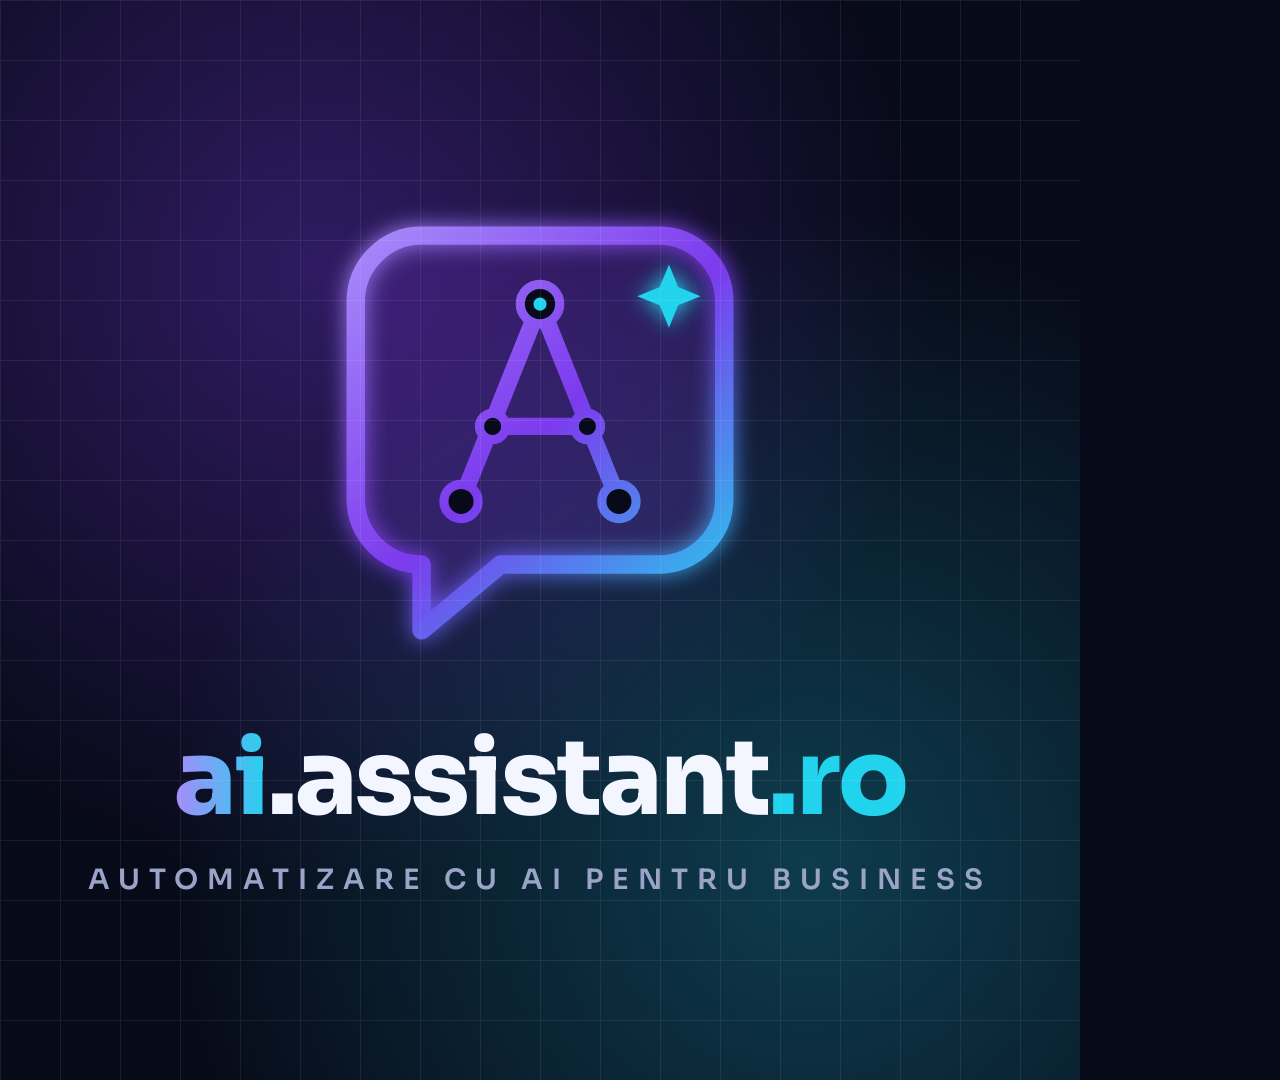
<file: logo-instagram/logo.html>
<!doctype html>
<html lang="ro">
<head>
<meta charset="utf-8">
<title>Logo ai.assistant.ro</title>
<link href="https://fonts.googleapis.com/css2?family=Sora:wght@400;600;700;800&family=Cormorant+Garamond:wght@600;700&display=swap" rel="stylesheet">
<style>
  /* Teme: ?theme=tech (implicit) | bw | gold */
  body.tech { --bg: #070a18; --c1: #a78bfa; --c2: #7c3aed; --c3: #22d3ee; --accent: #22d3ee;
    --fill: rgba(124,58,237,.10); --node: #070a18; --text: #f4f6ff; --tag: #9aa4c7; --grid: .07; --gridc: #fff;
    --glow: url(#glow); --bgfx: radial-gradient(circle at 30% 25%, rgba(124,58,237,.35), transparent 55%), radial-gradient(circle at 75% 80%, rgba(34,211,238,.25), transparent 55%); }
  body.bw { --bg: #ffffff; --c1: #0a0a0a; --c2: #0a0a0a; --c3: #0a0a0a; --accent: #0a0a0a;
    --fill: none; --node: #ffffff; --text: #0a0a0a; --tag: #555; --grid: 0; --gridc: #000; --bgfx: none; --glow: none; }
  body.gold { --bg: #0a0a0a; --c1: #f7e7b4; --c2: #d4af5f; --c3: #a8803a; --accent: #f7e7b4;
    --fill: rgba(212,175,95,.06); --node: #0a0a0a; --text: #f3ede0; --tag: #bfa978; --grid: 0; --gridc: #d4af5f; --glow: url(#glow);
    --bgfx: radial-gradient(circle at 50% 40%, rgba(212,175,95,.16), transparent 60%), radial-gradient(ellipse at 50% 0%, #1c1a17, transparent 70%); }

  html, body { margin: 0; padding: 0; background: var(--bg); font-family: 'Sora', sans-serif; }
  .canvas { position: relative; overflow: hidden; display: none; align-items: center; justify-content: center;
    background: var(--bgfx), var(--bg); }
  .canvas.on { display: flex; }
  .grid { position: absolute; inset: 0; opacity: var(--grid);
    background-image: linear-gradient(var(--gridc) 1px, transparent 1px), linear-gradient(90deg, var(--gridc) 1px, transparent 1px);
    background-size: 60px 60px; }
  #profil { width: 1080px; height: 1080px; }
  #complet { width: 1080px; height: 1080px; flex-direction: column; }
  .name { font-weight: 800; font-size: 104px; letter-spacing: -2px; color: var(--text); margin-top: 30px; }
  .name .ai { background: linear-gradient(90deg, var(--c1), var(--c3)); -webkit-background-clip: text; background-clip: text; color: transparent; }
  .name .ro { color: var(--accent); }
  .tag { margin-top: 18px; font-weight: 600; font-size: 28px; letter-spacing: 9px; color: var(--tag); }

  body.gold .name { font-family: 'Cormorant Garamond', serif; font-weight: 700; font-size: 120px; letter-spacing: 1px; }
  body.gold .name .ai, body.gold .name .ro { background: linear-gradient(180deg, #f7e7b4, #d4af5f 50%, #a8803a); -webkit-background-clip: text; background-clip: text; color: transparent; }
  body.gold .tag { font-weight: 400; }
  body.bw .name .ai { -webkit-text-fill-color: #0a0a0a; }
</style>
</head>
<body>
<svg width="0" height="0" style="position:absolute">
  <defs>
    <linearGradient id="grad" gradientUnits="userSpaceOnUse" x1="60" y1="60" x2="340" y2="360">
      <stop offset="0" style="stop-color: var(--c1)"/><stop offset=".5" style="stop-color: var(--c2)"/><stop offset="1" style="stop-color: var(--c3)"/>
    </linearGradient>
    <filter id="glow" x="-30%" y="-30%" width="160%" height="160%">
      <feGaussianBlur stdDeviation="8" result="b"/><feMerge><feMergeNode in="b"/><feMergeNode in="SourceGraphic"/></feMerge>
    </filter>
    <g id="emblem">
      <path style="filter: var(--glow); fill: var(--fill)" d="M110 60 H290 A50 50 0 0 1 340 110 V260 A50 50 0 0 1 290 310 H170 L110 360 V310 A50 50 0 0 1 60 260 V110 A50 50 0 0 1 110 60 Z"
            stroke="url(#grad)" stroke-width="14" stroke-linejoin="round"/>
      <g stroke="url(#grad)" stroke-width="13" stroke-linecap="round" fill="none">
        <line x1="200" y1="112" x2="140" y2="262"/>
        <line x1="200" y1="112" x2="260" y2="262"/>
        <line x1="164" y1="205" x2="236" y2="205"/>
      </g>
      <g style="fill: var(--node)" stroke="url(#grad)" stroke-width="7">
        <circle cx="200" cy="112" r="15"/><circle cx="140" cy="262" r="13"/><circle cx="260" cy="262" r="13"/>
        <circle cx="164" cy="205" r="10"/><circle cx="236" cy="205" r="10"/>
      </g>
      <circle cx="200" cy="112" r="5" style="fill: var(--accent)"/>
      <path style="filter: var(--glow); fill: var(--accent)" d="M298 82 l7 17 17 7 -17 7 -7 17 -7 -17 -17 -7 17 -7z"/>
    </g>
  </defs>
</svg>

<div class="canvas" id="profil">
  <div class="grid"></div>
  <svg width="720" height="720" viewBox="10 20 380 380"><use href="#emblem"/></svg>
</div>

<div class="canvas" id="complet">
  <div class="grid"></div>
  <svg width="500" height="500" viewBox="10 20 380 380"><use href="#emblem"/></svg>
  <div class="name"><span class="ai">ai</span>.assistant<span class="ro">.ro</span></div>
  <div class="tag">AUTOMATIZARE CU AI PENTRU BUSINESS</div>
</div>

<script>
  const q = new URLSearchParams(location.search);
  document.body.className = q.get('theme') || 'tech';
  document.getElementById(q.get('v') || 'complet').classList.add('on');
</script>
</body>
</html>
</file>
<file: css/style.css>
/* ============ Reset & base ============ */
* { margin: 0; padding: 0; box-sizing: border-box; }

:root {
  --navy-950: #071527;
  --navy-900: #0b1e33;
  --navy-800: #122b46;
  --navy-700: #1a3a5c;
  --gold: #f6c400;
  --gold-dark: #d9a900;
  --white: #ffffff;
  --off-white: #f6f8fb;
  --gray-100: #eef1f6;
  --gray-300: #c7cedb;
  --gray-500: #7c8698;
  --text-dark: #10192b;
  --text-muted: #4d5872;
  --radius: 14px;
  --shadow: 0 12px 30px rgba(7, 21, 39, 0.12);
  --shadow-lg: 0 24px 60px rgba(7, 21, 39, 0.22);
}

html { scroll-behavior: smooth; }

body {
  font-family: 'Inter', system-ui, -apple-system, sans-serif;
  color: var(--text-dark);
  background: var(--white);
  line-height: 1.6;
  overflow-x: hidden;
}

h1, h2, h3, h4 {
  font-family: 'Poppins', 'Inter', sans-serif;
  font-weight: 700;
  line-height: 1.2;
  color: var(--navy-950);
}

a { text-decoration: none; color: inherit; }
ul { list-style: none; }
img { max-width: 100%; display: block; }
button { font-family: inherit; cursor: pointer; border: none; }

.container {
  width: 100%;
  max-width: 1180px;
  margin: 0 auto;
  padding: 0 24px;
}

.section { padding: 96px 0; }
.section-tight { padding: 64px 0; }

.eyebrow {
  display: inline-flex;
  align-items: center;
  gap: 8px;
  font-size: 0.8rem;
  font-weight: 700;
  letter-spacing: 0.08em;
  text-transform: uppercase;
  color: var(--gold-dark);
  background: rgba(246, 196, 0, 0.12);
  padding: 6px 16px;
  border-radius: 999px;
  margin-bottom: 18px;
}

.section-head { max-width: 640px; margin-bottom: 48px; }
.section-head.center { margin-left: auto; margin-right: auto; text-align: center; }
.section-head h2 { font-size: clamp(1.8rem, 3vw, 2.5rem); margin-bottom: 14px; }
.section-head p { color: var(--text-muted); font-size: 1.05rem; }

.highlight {
  color: var(--navy-950);
  background: var(--gold);
  padding: 0.03em 0.18em;
  border-radius: 6px;
  box-decoration-break: clone;
  -webkit-box-decoration-break: clone;
}

/* ============ Buttons ============ */
.btn {
  display: inline-flex;
  align-items: center;
  justify-content: center;
  gap: 10px;
  padding: 15px 30px;
  border-radius: 999px;
  font-weight: 600;
  font-size: 0.98rem;
  transition: transform 0.18s ease, box-shadow 0.18s ease, background 0.18s ease;
  white-space: nowrap;
}
.btn:hover { transform: translateY(-2px); }

.btn-gold {
  background: var(--gold);
  color: var(--navy-950);
  box-shadow: 0 10px 24px rgba(246, 196, 0, 0.35);
}
.btn-gold:hover { background: var(--gold-dark); }

.btn-outline {
  background: transparent;
  border: 1.5px solid rgba(255, 255, 255, 0.4);
  color: var(--white);
}
.btn-outline:hover { background: rgba(255, 255, 255, 0.12); }

.btn-navy {
  background: var(--navy-900);
  color: var(--white);
}
.btn-navy:hover { background: var(--navy-800); }

.btn-block { width: 100%; }

/* ============ Header ============ */
.site-header {
  position: sticky;
  top: 0;
  z-index: 100;
  background: rgba(11, 30, 51, 0.96);
  backdrop-filter: blur(10px);
  border-bottom: 1px solid rgba(255, 255, 255, 0.06);
}

.nav-wrap {
  display: flex;
  align-items: center;
  justify-content: space-between;
  padding: 14px 24px;
  max-width: 1180px;
  margin: 0 auto;
}

.brand {
  display: flex;
  align-items: center;
  gap: 12px;
}
.brand img {
  width: 46px;
  height: 46px;
  border-radius: 50%;
  object-fit: cover;
}
.brand-text {
  display: flex;
  flex-direction: column;
  line-height: 1.15;
}
.brand-text strong {
  color: var(--white);
  font-family: 'Poppins', sans-serif;
  font-weight: 800;
  font-size: 1.05rem;
  letter-spacing: 0.02em;
}
.brand-text span {
  color: var(--gold);
  font-size: 0.68rem;
  font-weight: 600;
  letter-spacing: 0.06em;
  text-transform: uppercase;
}

.nav-links {
  display: flex;
  align-items: center;
  gap: 34px;
}
.nav-links a {
  color: var(--gray-300);
  font-size: 0.95rem;
  font-weight: 500;
  transition: color 0.15s ease;
}
.nav-links a:hover, .nav-links a.active { color: var(--white); }

.nav-actions {
  display: flex;
  align-items: center;
  gap: 20px;
}
.nav-phone {
  display: flex;
  align-items: center;
  gap: 8px;
  color: var(--white);
  font-weight: 600;
  font-size: 0.95rem;
}
.nav-phone svg { flex-shrink: 0; }

.nav-toggle {
  display: none;
  background: none;
  width: 40px;
  height: 40px;
  align-items: center;
  justify-content: center;
  color: var(--white);
}

/* ============ Hero ============ */
.hero {
  position: relative;
  background: linear-gradient(160deg, var(--navy-900) 0%, var(--navy-950) 70%);
  color: var(--white);
  overflow: hidden;
  padding: 90px 0 100px;
}
.hero::before {
  content: '';
  position: absolute;
  top: -120px; right: -160px;
  width: 500px; height: 500px;
  background: radial-gradient(circle, rgba(246, 196, 0, 0.16), transparent 70%);
  border-radius: 50%;
}
.hero::after {
  content: '';
  position: absolute;
  bottom: -180px; left: -140px;
  width: 420px; height: 420px;
  background: radial-gradient(circle, rgba(26, 58, 92, 0.6), transparent 70%);
  border-radius: 50%;
}

.hero-grid {
  position: relative;
  display: grid;
  grid-template-columns: 1.05fr 0.95fr;
  gap: 56px;
  align-items: center;
}

.hero-copy h1 {
  color: var(--white);
  font-size: clamp(2.2rem, 4.4vw, 3.4rem);
  margin-bottom: 20px;
}
.hero-copy p {
  color: var(--gray-300);
  font-size: 1.1rem;
  max-width: 520px;
  margin-bottom: 34px;
}
.hero-actions {
  display: flex;
  flex-wrap: wrap;
  gap: 16px;
  margin-bottom: 44px;
}

.hero-stats {
  display: flex;
  gap: 34px;
  flex-wrap: wrap;
}
.hero-stats div strong {
  display: block;
  font-family: 'Poppins', sans-serif;
  font-size: 1.6rem;
  color: var(--gold);
}
.hero-stats div span {
  font-size: 0.85rem;
  color: var(--gray-300);
}

.hero-visual {
  position: relative;
}
.hero-visual .frame {
  border-radius: 20px;
  overflow: hidden;
  box-shadow: var(--shadow-lg);
  border: 1px solid rgba(255, 255, 255, 0.08);
}
.hero-visual img { width: 100%; height: 460px; object-fit: cover; }

.hero-badge {
  position: absolute;
  bottom: -26px;
  left: -26px;
  background: var(--white);
  color: var(--navy-950);
  padding: 18px 22px;
  border-radius: 16px;
  box-shadow: var(--shadow-lg);
  display: flex;
  align-items: center;
  gap: 14px;
  max-width: 240px;
}
.hero-badge .ring {
  width: 46px; height: 46px;
  border-radius: 50%;
  background: var(--gold);
  display: flex;
  align-items: center;
  justify-content: center;
  flex-shrink: 0;
  color: var(--navy-950);
  font-weight: 800;
}
.hero-badge strong { display: block; font-size: 0.95rem; }
.hero-badge span { font-size: 0.78rem; color: var(--text-muted); }

/* ============ Page hero (inner pages) ============ */
.page-hero {
  background: linear-gradient(160deg, var(--navy-900) 0%, var(--navy-950) 80%);
  color: var(--white);
  padding: 70px 0;
  text-align: center;
  position: relative;
  overflow: hidden;
}
.page-hero::before {
  content: '';
  position: absolute;
  top: -100px; right: -100px;
  width: 320px; height: 320px;
  background: radial-gradient(circle, rgba(246, 196, 0, 0.15), transparent 70%);
  border-radius: 50%;
}
.page-hero h1 { color: var(--white); font-size: clamp(1.9rem, 3.6vw, 2.7rem); margin-bottom: 12px; }
.page-hero p { color: var(--gray-300); max-width: 560px; margin: 0 auto; }
.breadcrumb {
  display: inline-flex;
  gap: 8px;
  font-size: 0.85rem;
  color: var(--gray-300);
  margin-bottom: 18px;
}
.breadcrumb span { color: var(--gold); }

/* ============ Feature / why-us cards ============ */
.features-grid {
  display: grid;
  grid-template-columns: repeat(auto-fit, minmax(230px, 1fr));
  gap: 24px;
}
.feature-card {
  background: var(--white);
  border: 1px solid var(--gray-100);
  border-radius: var(--radius);
  padding: 30px 26px;
  box-shadow: var(--shadow);
  transition: transform 0.2s ease, box-shadow 0.2s ease;
}
.feature-card:hover { transform: translateY(-6px); box-shadow: var(--shadow-lg); }
.icon-circle {
  width: 54px; height: 54px;
  border-radius: 14px;
  background: rgba(11, 30, 51, 0.06);
  display: flex;
  align-items: center;
  justify-content: center;
  margin-bottom: 20px;
  color: var(--navy-900);
}
.feature-card h3 { font-size: 1.1rem; margin-bottom: 10px; }
.feature-card p { color: var(--text-muted); font-size: 0.95rem; }

/* ============ Split (about) ============ */
.split {
  display: grid;
  grid-template-columns: 1fr 1fr;
  gap: 64px;
  align-items: center;
}
.split-media { position: relative; }
.split-media .frame {
  border-radius: 18px;
  overflow: hidden;
  box-shadow: var(--shadow);
}
.split-media img { width: 100%; height: 420px; object-fit: cover; }
.split-list { margin-top: 26px; display: flex; flex-direction: column; gap: 14px; }
.split-list li {
  display: flex;
  align-items: flex-start;
  gap: 12px;
  color: var(--text-muted);
  font-size: 0.98rem;
}
.split-list svg { color: var(--gold-dark); flex-shrink: 0; margin-top: 3px; }

/* ============ Process steps ============ */
.process-wrap {
  background: var(--navy-950);
  color: var(--white);
  border-radius: 28px;
  padding: 64px 48px;
  position: relative;
  overflow: hidden;
}
.process-wrap::before {
  content: '';
  position: absolute;
  top: -140px; left: 40%;
  width: 400px; height: 400px;
  background: radial-gradient(circle, rgba(246, 196, 0, 0.1), transparent 70%);
  border-radius: 50%;
}
.process-head { text-align: center; max-width: 560px; margin: 0 auto 50px; position: relative; }
.process-head h2 { color: var(--white); }
.process-head p { color: var(--gray-300); }
.process-grid {
  display: grid;
  grid-template-columns: repeat(auto-fit, minmax(220px, 1fr));
  gap: 30px;
  position: relative;
}
.process-step { text-align: center; padding: 0 10px; }
.process-num {
  width: 58px; height: 58px;
  border-radius: 50%;
  background: rgba(246, 196, 0, 0.14);
  border: 1.5px solid rgba(246, 196, 0, 0.4);
  color: var(--gold);
  font-family: 'Poppins', sans-serif;
  font-weight: 700;
  font-size: 1.2rem;
  display: flex;
  align-items: center;
  justify-content: center;
  margin: 0 auto 18px;
}
.process-step h3 { color: var(--white); font-size: 1.05rem; margin-bottom: 10px; }
.process-step p { color: var(--gray-300); font-size: 0.92rem; }

/* ============ Services grid ============ */
.services-grid {
  display: grid;
  grid-template-columns: repeat(auto-fit, minmax(270px, 1fr));
  gap: 26px;
}
.service-card {
  background: var(--white);
  border: 1px solid var(--gray-100);
  border-radius: var(--radius);
  padding: 32px 28px;
  box-shadow: var(--shadow);
  transition: transform 0.2s ease, box-shadow 0.2s ease, border-color 0.2s ease;
  display: flex;
  flex-direction: column;
  gap: 16px;
}
.service-card:hover { transform: translateY(-6px); box-shadow: var(--shadow-lg); border-color: rgba(246, 196, 0, 0.4); }
.service-card .icon-circle { background: var(--navy-950); color: var(--gold); }
.service-card h3 { font-size: 1.15rem; }
.service-card p { color: var(--text-muted); font-size: 0.95rem; flex-grow: 1; }
.service-card .tag {
  align-self: flex-start;
  font-size: 0.75rem;
  font-weight: 700;
  letter-spacing: 0.04em;
  text-transform: uppercase;
  color: var(--gold-dark);
  background: rgba(246, 196, 0, 0.12);
  padding: 5px 12px;
  border-radius: 999px;
}
.service-card.with-photo { padding: 0; overflow: hidden; }
.service-card.with-photo img { width: 100%; height: 190px; object-fit: cover; }
.service-card.with-photo .service-body { padding: 26px 26px 30px; display: flex; flex-direction: column; gap: 14px; flex-grow: 1; }

.services-preview-grid {
  display: grid;
  grid-template-columns: repeat(auto-fit, minmax(220px, 1fr));
  gap: 20px;
}
.service-mini {
  display: flex;
  align-items: center;
  gap: 16px;
  background: var(--off-white);
  border-radius: 14px;
  padding: 20px;
  transition: background 0.2s ease;
}
.service-mini:hover { background: var(--gray-100); }
.service-mini .icon-circle { margin-bottom: 0; width: 46px; height: 46px; background: var(--navy-950); color: var(--gold); flex-shrink: 0; }
.service-mini strong { display: block; font-size: 0.98rem; color: var(--navy-950); }
.service-mini span { font-size: 0.82rem; color: var(--text-muted); }

/* ============ Coverage / area ============ */
.coverage {
  background: var(--off-white);
  border-radius: 24px;
  padding: 56px;
  display: grid;
  grid-template-columns: 1.1fr 0.9fr;
  gap: 48px;
  align-items: center;
}
.coverage-tags {
  display: flex;
  flex-wrap: wrap;
  gap: 10px;
  margin-top: 22px;
}
.coverage-tags span {
  background: var(--white);
  border: 1px solid var(--gray-100);
  padding: 8px 16px;
  border-radius: 999px;
  font-size: 0.88rem;
  font-weight: 600;
  color: var(--navy-900);
  box-shadow: var(--shadow);
}
.coverage-map {
  border-radius: 18px;
  overflow: hidden;
  box-shadow: var(--shadow);
  height: 320px;
}
.coverage-map iframe { width: 100%; height: 100%; border: 0; }

/* ============ Values grid (despre) ============ */
.values-grid {
  display: grid;
  grid-template-columns: repeat(auto-fit, minmax(240px, 1fr));
  gap: 24px;
}
.value-card {
  padding: 28px;
  border-radius: var(--radius);
  background: var(--off-white);
}
.value-card h3 { font-size: 1.05rem; margin-bottom: 8px; }
.value-card p { color: var(--text-muted); font-size: 0.93rem; }

.timeline {
  display: flex;
  flex-direction: column;
  gap: 0;
}
.timeline-item {
  display: grid;
  grid-template-columns: 44px 1fr;
  gap: 20px;
}
.timeline-dot-col {
  display: flex;
  flex-direction: column;
  align-items: center;
}
.timeline-dot {
  width: 14px; height: 14px;
  border-radius: 50%;
  background: var(--gold);
  margin-top: 6px;
  flex-shrink: 0;
}
.timeline-line { width: 2px; flex-grow: 1; background: var(--gray-100); margin-top: 4px; }
.timeline-item:last-child .timeline-line { display: none; }
.timeline-content { padding-bottom: 34px; }
.timeline-content h4 { font-size: 1rem; margin-bottom: 6px; }
.timeline-content p { color: var(--text-muted); font-size: 0.93rem; }

/* ============ CTA band ============ */
.cta-band {
  background: linear-gradient(135deg, var(--navy-900), var(--navy-950));
  color: var(--white);
  border-radius: 26px;
  padding: 54px 48px;
  display: flex;
  align-items: center;
  justify-content: space-between;
  gap: 30px;
  flex-wrap: wrap;
  position: relative;
  overflow: hidden;
}
.cta-band::before {
  content: '';
  position: absolute;
  top: -80px; right: -60px;
  width: 260px; height: 260px;
  background: radial-gradient(circle, rgba(246, 196, 0, 0.18), transparent 70%);
  border-radius: 50%;
}
.cta-band h2 { color: var(--white); font-size: clamp(1.5rem, 2.6vw, 2rem); margin-bottom: 8px; }
.cta-band p { color: var(--gray-300); }
.cta-actions { display: flex; gap: 16px; flex-wrap: wrap; position: relative; }

/* ============ Contact page ============ */
.contact-grid {
  display: grid;
  grid-template-columns: 0.85fr 1.15fr;
  gap: 48px;
  align-items: start;
}
.contact-info-card {
  background: var(--navy-950);
  color: var(--white);
  border-radius: 22px;
  padding: 40px 34px;
}
.contact-info-card h3 { color: var(--white); margin-bottom: 8px; }
.contact-info-card > p { color: var(--gray-300); font-size: 0.94rem; margin-bottom: 30px; }
.contact-row {
  display: flex;
  gap: 16px;
  align-items: flex-start;
  padding: 18px 0;
  border-top: 1px solid rgba(255, 255, 255, 0.08);
}
.contact-row:first-of-type { border-top: none; }
.contact-row .icon-circle { background: rgba(246, 196, 0, 0.14); color: var(--gold); margin-bottom: 0; flex-shrink: 0; }
.contact-row strong { display: block; font-size: 0.95rem; margin-bottom: 3px; }
.contact-row span, .contact-row a { color: var(--gray-300); font-size: 0.92rem; }
.contact-row a:hover { color: var(--gold); }

.contact-form-card {
  background: var(--white);
  border: 1px solid var(--gray-100);
  border-radius: 22px;
  padding: 44px;
  box-shadow: var(--shadow);
}
.form-grid {
  display: grid;
  grid-template-columns: 1fr 1fr;
  gap: 20px;
  margin-bottom: 20px;
}
.form-field { display: flex; flex-direction: column; gap: 8px; }
.form-field.full { grid-column: 1 / -1; }
.form-field label { font-size: 0.88rem; font-weight: 600; color: var(--navy-950); }
.form-field input, .form-field select, .form-field textarea {
  border: 1.5px solid var(--gray-100);
  background: var(--off-white);
  border-radius: 10px;
  padding: 13px 16px;
  font-family: inherit;
  font-size: 0.95rem;
  color: var(--text-dark);
  transition: border-color 0.15s ease, background 0.15s ease;
}
.form-field input:focus, .form-field select:focus, .form-field textarea:focus {
  outline: none;
  border-color: var(--gold);
  background: var(--white);
}
.form-field textarea { resize: vertical; min-height: 120px; }
.form-note { font-size: 0.82rem; color: var(--gray-500); margin-top: 14px; }

/* ============ Footer ============ */
.site-footer {
  background: var(--navy-950);
  color: var(--gray-300);
  padding-top: 70px;
}
.footer-grid {
  display: grid;
  grid-template-columns: 1.3fr 0.8fr 0.9fr 1fr;
  gap: 40px;
  padding-bottom: 50px;
  border-bottom: 1px solid rgba(255, 255, 255, 0.08);
}
.footer-brand .brand-text strong { color: var(--white); }
.footer-brand p { margin-top: 16px; font-size: 0.92rem; max-width: 280px; }
.footer-col h4 { color: var(--white); font-size: 0.95rem; margin-bottom: 18px; }
.footer-col ul { display: flex; flex-direction: column; gap: 12px; }
.footer-col a { font-size: 0.92rem; transition: color 0.15s ease; }
.footer-col a:hover { color: var(--gold); }
.footer-col .contact-row { border: none; padding: 0 0 14px; }
.footer-bottom {
  display: flex;
  justify-content: space-between;
  align-items: center;
  padding: 24px 0;
  font-size: 0.85rem;
  flex-wrap: wrap;
  gap: 10px;
}

/* ============ Responsive ============ */
@media (max-width: 960px) {
  .hero-grid, .split, .coverage, .contact-grid { grid-template-columns: 1fr; }
  .split-media { order: -1; }
  .footer-grid { grid-template-columns: 1fr 1fr; }
  .hero-visual { max-width: 480px; margin: 0 auto; }
}

@media (max-width: 800px) {
  .nav-links { position: fixed; top: 74px; left: 0; right: 0; bottom: 0; background: var(--navy-950); flex-direction: column; align-items: flex-start; padding: 30px 24px; gap: 22px; transform: translateX(100%); transition: transform 0.25s ease; overflow-y: auto; }
  .nav-links.open { transform: translateX(0); }
  .nav-toggle { display: flex; }
  .nav-phone { display: none; }
  .nav-links .btn { width: 100%; }
  .section { padding: 64px 0; }
  .process-wrap, .cta-band, .coverage { padding: 36px 24px; }
  .cta-band { text-align: center; justify-content: center; }
  .footer-grid { grid-template-columns: 1fr; }
  .form-grid { grid-template-columns: 1fr; }
}

@media (max-width: 520px) {
  .hero-badge { position: static; margin-top: -30px; max-width: none; }
  .hero { padding: 50px 0 70px; }
}
</file>
